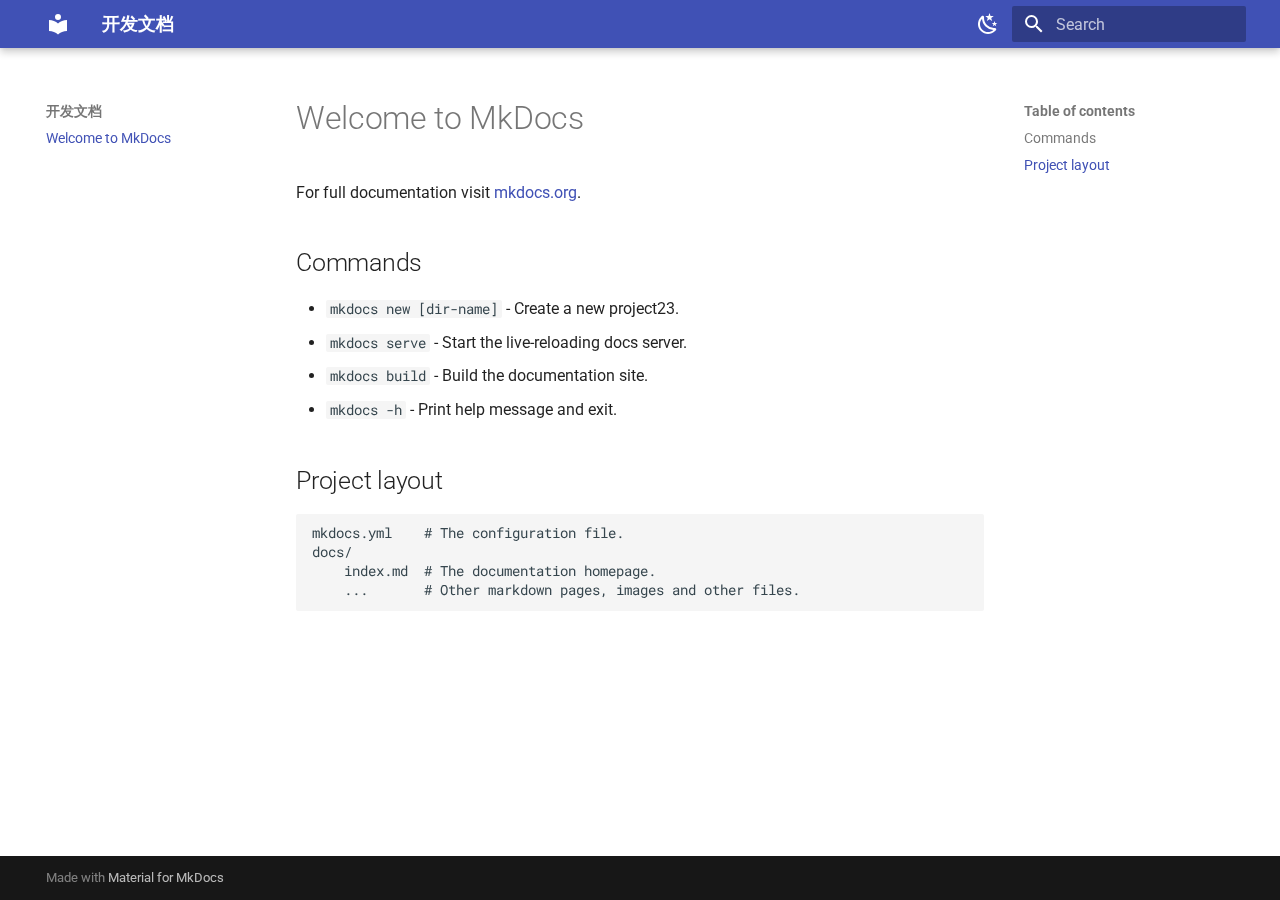
<file: index.html>
<!doctype html>
<html lang="en" class="no-js">
  <head>
    
      <meta charset="utf-8">
      <meta name="viewport" content="width=device-width,initial-scale=1">
      
      
      
      
      
      
      <link rel="icon" href="assets/images/favicon.png">
      <meta name="generator" content="mkdocs-1.6.1, mkdocs-material-9.6.22">
    
    
      
        <title>开发文档</title>
      
    
    
      <link rel="stylesheet" href="assets/stylesheets/main.84d31ad4.min.css">
      
        
        <link rel="stylesheet" href="assets/stylesheets/palette.06af60db.min.css">
      
      


    
    
      
    
    
      
        
        
        <link rel="preconnect" href="https://fonts.gstatic.com" crossorigin>
        <link rel="stylesheet" href="https://fonts.googleapis.com/css?family=Roboto:300,300i,400,400i,700,700i%7CRoboto+Mono:400,400i,700,700i&display=fallback">
        <style>:root{--md-text-font:"Roboto";--md-code-font:"Roboto Mono"}</style>
      
    
    
    <script>__md_scope=new URL(".",location),__md_hash=e=>[...e].reduce(((e,_)=>(e<<5)-e+_.charCodeAt(0)),0),__md_get=(e,_=localStorage,t=__md_scope)=>JSON.parse(_.getItem(t.pathname+"."+e)),__md_set=(e,_,t=localStorage,a=__md_scope)=>{try{t.setItem(a.pathname+"."+e,JSON.stringify(_))}catch(e){}}</script>
    
      

    
    
    
  </head>
  
  
    
    
      
    
    
    
    
    <body dir="ltr" data-md-color-scheme="default" data-md-color-primary="indigo" data-md-color-accent="indigo">
  
    
    <input class="md-toggle" data-md-toggle="drawer" type="checkbox" id="__drawer" autocomplete="off">
    <input class="md-toggle" data-md-toggle="search" type="checkbox" id="__search" autocomplete="off">
    <label class="md-overlay" for="__drawer"></label>
    <div data-md-component="skip">
      
        
        <a href="#welcome-to-mkdocs" class="md-skip">
          Skip to content
        </a>
      
    </div>
    <div data-md-component="announce">
      
    </div>
    
    
      

  

<header class="md-header md-header--shadow" data-md-component="header">
  <nav class="md-header__inner md-grid" aria-label="Header">
    <a href="." title="开发文档" class="md-header__button md-logo" aria-label="开发文档" data-md-component="logo">
      
  
  <svg xmlns="http://www.w3.org/2000/svg" viewBox="0 0 24 24"><path d="M12 8a3 3 0 0 0 3-3 3 3 0 0 0-3-3 3 3 0 0 0-3 3 3 3 0 0 0 3 3m0 3.54C9.64 9.35 6.5 8 3 8v11c3.5 0 6.64 1.35 9 3.54 2.36-2.19 5.5-3.54 9-3.54V8c-3.5 0-6.64 1.35-9 3.54"/></svg>

    </a>
    <label class="md-header__button md-icon" for="__drawer">
      
      <svg xmlns="http://www.w3.org/2000/svg" viewBox="0 0 24 24"><path d="M3 6h18v2H3zm0 5h18v2H3zm0 5h18v2H3z"/></svg>
    </label>
    <div class="md-header__title" data-md-component="header-title">
      <div class="md-header__ellipsis">
        <div class="md-header__topic">
          <span class="md-ellipsis">
            开发文档
          </span>
        </div>
        <div class="md-header__topic" data-md-component="header-topic">
          <span class="md-ellipsis">
            
              Welcome to MkDocs
            
          </span>
        </div>
      </div>
    </div>
    
      
        <form class="md-header__option" data-md-component="palette">
  
    
    
    
    <input class="md-option" data-md-color-media="" data-md-color-scheme="default" data-md-color-primary="indigo" data-md-color-accent="indigo"  aria-label="Switch to dark mode"  type="radio" name="__palette" id="__palette_0">
    
      <label class="md-header__button md-icon" title="Switch to dark mode" for="__palette_1" hidden>
        <svg xmlns="http://www.w3.org/2000/svg" viewBox="0 0 24 24"><path d="m17.75 4.09-2.53 1.94.91 3.06-2.63-1.81-2.63 1.81.91-3.06-2.53-1.94L12.44 4l1.06-3 1.06 3zm3.5 6.91-1.64 1.25.59 1.98-1.7-1.17-1.7 1.17.59-1.98L15.75 11l2.06-.05L18.5 9l.69 1.95zm-2.28 4.95c.83-.08 1.72 1.1 1.19 1.85-.32.45-.66.87-1.08 1.27C15.17 23 8.84 23 4.94 19.07c-3.91-3.9-3.91-10.24 0-14.14.4-.4.82-.76 1.27-1.08.75-.53 1.93.36 1.85 1.19-.27 2.86.69 5.83 2.89 8.02a9.96 9.96 0 0 0 8.02 2.89m-1.64 2.02a12.08 12.08 0 0 1-7.8-3.47c-2.17-2.19-3.33-5-3.49-7.82-2.81 3.14-2.7 7.96.31 10.98 3.02 3.01 7.84 3.12 10.98.31"/></svg>
      </label>
    
  
    
    
    
    <input class="md-option" data-md-color-media="" data-md-color-scheme="slate" data-md-color-primary="indigo" data-md-color-accent="indigo"  aria-label="Switch to light mode"  type="radio" name="__palette" id="__palette_1">
    
      <label class="md-header__button md-icon" title="Switch to light mode" for="__palette_0" hidden>
        <svg xmlns="http://www.w3.org/2000/svg" viewBox="0 0 24 24"><path d="M12 7a5 5 0 0 1 5 5 5 5 0 0 1-5 5 5 5 0 0 1-5-5 5 5 0 0 1 5-5m0 2a3 3 0 0 0-3 3 3 3 0 0 0 3 3 3 3 0 0 0 3-3 3 3 0 0 0-3-3m0-7 2.39 3.42C13.65 5.15 12.84 5 12 5s-1.65.15-2.39.42zM3.34 7l4.16-.35A7.2 7.2 0 0 0 5.94 8.5c-.44.74-.69 1.5-.83 2.29zm.02 10 1.76-3.77a7.131 7.131 0 0 0 2.38 4.14zM20.65 7l-1.77 3.79a7.02 7.02 0 0 0-2.38-4.15zm-.01 10-4.14.36c.59-.51 1.12-1.14 1.54-1.86.42-.73.69-1.5.83-2.29zM12 22l-2.41-3.44c.74.27 1.55.44 2.41.44.82 0 1.63-.17 2.37-.44z"/></svg>
      </label>
    
  
</form>
      
    
    
      <script>var palette=__md_get("__palette");if(palette&&palette.color){if("(prefers-color-scheme)"===palette.color.media){var media=matchMedia("(prefers-color-scheme: light)"),input=document.querySelector(media.matches?"[data-md-color-media='(prefers-color-scheme: light)']":"[data-md-color-media='(prefers-color-scheme: dark)']");palette.color.media=input.getAttribute("data-md-color-media"),palette.color.scheme=input.getAttribute("data-md-color-scheme"),palette.color.primary=input.getAttribute("data-md-color-primary"),palette.color.accent=input.getAttribute("data-md-color-accent")}for(var[key,value]of Object.entries(palette.color))document.body.setAttribute("data-md-color-"+key,value)}</script>
    
    
    
      
      
        <label class="md-header__button md-icon" for="__search">
          
          <svg xmlns="http://www.w3.org/2000/svg" viewBox="0 0 24 24"><path d="M9.5 3A6.5 6.5 0 0 1 16 9.5c0 1.61-.59 3.09-1.56 4.23l.27.27h.79l5 5-1.5 1.5-5-5v-.79l-.27-.27A6.52 6.52 0 0 1 9.5 16 6.5 6.5 0 0 1 3 9.5 6.5 6.5 0 0 1 9.5 3m0 2C7 5 5 7 5 9.5S7 14 9.5 14 14 12 14 9.5 12 5 9.5 5"/></svg>
        </label>
        <div class="md-search" data-md-component="search" role="dialog">
  <label class="md-search__overlay" for="__search"></label>
  <div class="md-search__inner" role="search">
    <form class="md-search__form" name="search">
      <input type="text" class="md-search__input" name="query" aria-label="Search" placeholder="Search" autocapitalize="off" autocorrect="off" autocomplete="off" spellcheck="false" data-md-component="search-query" required>
      <label class="md-search__icon md-icon" for="__search">
        
        <svg xmlns="http://www.w3.org/2000/svg" viewBox="0 0 24 24"><path d="M9.5 3A6.5 6.5 0 0 1 16 9.5c0 1.61-.59 3.09-1.56 4.23l.27.27h.79l5 5-1.5 1.5-5-5v-.79l-.27-.27A6.52 6.52 0 0 1 9.5 16 6.5 6.5 0 0 1 3 9.5 6.5 6.5 0 0 1 9.5 3m0 2C7 5 5 7 5 9.5S7 14 9.5 14 14 12 14 9.5 12 5 9.5 5"/></svg>
        
        <svg xmlns="http://www.w3.org/2000/svg" viewBox="0 0 24 24"><path d="M20 11v2H8l5.5 5.5-1.42 1.42L4.16 12l7.92-7.92L13.5 5.5 8 11z"/></svg>
      </label>
      <nav class="md-search__options" aria-label="Search">
        
        <button type="reset" class="md-search__icon md-icon" title="Clear" aria-label="Clear" tabindex="-1">
          
          <svg xmlns="http://www.w3.org/2000/svg" viewBox="0 0 24 24"><path d="M19 6.41 17.59 5 12 10.59 6.41 5 5 6.41 10.59 12 5 17.59 6.41 19 12 13.41 17.59 19 19 17.59 13.41 12z"/></svg>
        </button>
      </nav>
      
    </form>
    <div class="md-search__output">
      <div class="md-search__scrollwrap" tabindex="0" data-md-scrollfix>
        <div class="md-search-result" data-md-component="search-result">
          <div class="md-search-result__meta">
            Initializing search
          </div>
          <ol class="md-search-result__list" role="presentation"></ol>
        </div>
      </div>
    </div>
  </div>
</div>
      
    
    
  </nav>
  
</header>
    
    <div class="md-container" data-md-component="container">
      
      
        
          
        
      
      <main class="md-main" data-md-component="main">
        <div class="md-main__inner md-grid">
          
            
              
              <div class="md-sidebar md-sidebar--primary" data-md-component="sidebar" data-md-type="navigation" >
                <div class="md-sidebar__scrollwrap">
                  <div class="md-sidebar__inner">
                    



<nav class="md-nav md-nav--primary" aria-label="Navigation" data-md-level="0">
  <label class="md-nav__title" for="__drawer">
    <a href="." title="开发文档" class="md-nav__button md-logo" aria-label="开发文档" data-md-component="logo">
      
  
  <svg xmlns="http://www.w3.org/2000/svg" viewBox="0 0 24 24"><path d="M12 8a3 3 0 0 0 3-3 3 3 0 0 0-3-3 3 3 0 0 0-3 3 3 3 0 0 0 3 3m0 3.54C9.64 9.35 6.5 8 3 8v11c3.5 0 6.64 1.35 9 3.54 2.36-2.19 5.5-3.54 9-3.54V8c-3.5 0-6.64 1.35-9 3.54"/></svg>

    </a>
    开发文档
  </label>
  
  <ul class="md-nav__list" data-md-scrollfix>
    
      
      
  
  
    
  
  
  
    <li class="md-nav__item md-nav__item--active">
      
      <input class="md-nav__toggle md-toggle" type="checkbox" id="__toc">
      
      
        
      
      
        <label class="md-nav__link md-nav__link--active" for="__toc">
          
  
  
  <span class="md-ellipsis">
    Welcome to MkDocs
    
  </span>
  

          <span class="md-nav__icon md-icon"></span>
        </label>
      
      <a href="." class="md-nav__link md-nav__link--active">
        
  
  
  <span class="md-ellipsis">
    Welcome to MkDocs
    
  </span>
  

      </a>
      
        

<nav class="md-nav md-nav--secondary" aria-label="Table of contents">
  
  
  
    
  
  
    <label class="md-nav__title" for="__toc">
      <span class="md-nav__icon md-icon"></span>
      Table of contents
    </label>
    <ul class="md-nav__list" data-md-component="toc" data-md-scrollfix>
      
        <li class="md-nav__item">
  <a href="#commands" class="md-nav__link">
    <span class="md-ellipsis">
      Commands
    </span>
  </a>
  
</li>
      
        <li class="md-nav__item">
  <a href="#project-layout" class="md-nav__link">
    <span class="md-ellipsis">
      Project layout
    </span>
  </a>
  
</li>
      
    </ul>
  
</nav>
      
    </li>
  

    
  </ul>
</nav>
                  </div>
                </div>
              </div>
            
            
              
              <div class="md-sidebar md-sidebar--secondary" data-md-component="sidebar" data-md-type="toc" >
                <div class="md-sidebar__scrollwrap">
                  <div class="md-sidebar__inner">
                    

<nav class="md-nav md-nav--secondary" aria-label="Table of contents">
  
  
  
    
  
  
    <label class="md-nav__title" for="__toc">
      <span class="md-nav__icon md-icon"></span>
      Table of contents
    </label>
    <ul class="md-nav__list" data-md-component="toc" data-md-scrollfix>
      
        <li class="md-nav__item">
  <a href="#commands" class="md-nav__link">
    <span class="md-ellipsis">
      Commands
    </span>
  </a>
  
</li>
      
        <li class="md-nav__item">
  <a href="#project-layout" class="md-nav__link">
    <span class="md-ellipsis">
      Project layout
    </span>
  </a>
  
</li>
      
    </ul>
  
</nav>
                  </div>
                </div>
              </div>
            
          
          
            <div class="md-content" data-md-component="content">
              <article class="md-content__inner md-typeset">
                
                  



<h1 id="welcome-to-mkdocs">Welcome to MkDocs</h1>
<p>For full documentation visit <a href="https://www.mkdocs.org">mkdocs.org</a>.</p>
<h2 id="commands">Commands</h2>
<ul>
<li><code>mkdocs new [dir-name]</code> - Create a new project23.</li>
<li><code>mkdocs serve</code> - Start the live-reloading docs server.</li>
<li><code>mkdocs build</code> - Build the documentation site.</li>
<li><code>mkdocs -h</code> - Print help message and exit.</li>
</ul>
<h2 id="project-layout">Project layout</h2>
<pre><code>mkdocs.yml    # The configuration file.
docs/
    index.md  # The documentation homepage.
    ...       # Other markdown pages, images and other files.
</code></pre>












                
              </article>
            </div>
          
          
<script>var target=document.getElementById(location.hash.slice(1));target&&target.name&&(target.checked=target.name.startsWith("__tabbed_"))</script>
        </div>
        
      </main>
      
        <footer class="md-footer">
  
  <div class="md-footer-meta md-typeset">
    <div class="md-footer-meta__inner md-grid">
      <div class="md-copyright">
  
  
    Made with
    <a href="https://squidfunk.github.io/mkdocs-material/" target="_blank" rel="noopener">
      Material for MkDocs
    </a>
  
</div>
      
    </div>
  </div>
</footer>
      
    </div>
    <div class="md-dialog" data-md-component="dialog">
      <div class="md-dialog__inner md-typeset"></div>
    </div>
    
    
    
      
      <script id="__config" type="application/json">{"base": ".", "features": [], "search": "assets/javascripts/workers/search.973d3a69.min.js", "tags": null, "translations": {"clipboard.copied": "Copied to clipboard", "clipboard.copy": "Copy to clipboard", "search.result.more.one": "1 more on this page", "search.result.more.other": "# more on this page", "search.result.none": "No matching documents", "search.result.one": "1 matching document", "search.result.other": "# matching documents", "search.result.placeholder": "Type to start searching", "search.result.term.missing": "Missing", "select.version": "Select version"}, "version": null}</script>
    
    
      <script src="assets/javascripts/bundle.f55a23d4.min.js"></script>
      
    
  </body>
</html>
</file>
<file: assets/stylesheets/main.84d31ad4.min.css>
@charset "UTF-8";html{-webkit-text-size-adjust:none;-moz-text-size-adjust:none;text-size-adjust:none;box-sizing:border-box}*,:after,:before{box-sizing:inherit}@media (prefers-reduced-motion){*,:after,:before{transition:none!important}}body{margin:0}a,button,input,label{-webkit-tap-highlight-color:transparent}a{color:inherit;text-decoration:none}hr{border:0;box-sizing:initial;display:block;height:.05rem;overflow:visible;padding:0}small{font-size:80%}sub,sup{line-height:1em}img{border-style:none}table{border-collapse:initial;border-spacing:0}td,th{font-weight:400;vertical-align:top}button{background:#0000;border:0;font-family:inherit;font-size:inherit;margin:0;padding:0}input{border:0;outline:none}:root{--md-primary-fg-color:#4051b5;--md-primary-fg-color--light:#5d6cc0;--md-primary-fg-color--dark:#303fa1;--md-primary-bg-color:#fff;--md-primary-bg-color--light:#ffffffb3;--md-accent-fg-color:#526cfe;--md-accent-fg-color--transparent:#526cfe1a;--md-accent-bg-color:#fff;--md-accent-bg-color--light:#ffffffb3}[data-md-color-scheme=default]{color-scheme:light}[data-md-color-scheme=default] img[src$="#gh-dark-mode-only"],[data-md-color-scheme=default] img[src$="#only-dark"]{display:none}:root,[data-md-color-scheme=default]{--md-hue:225deg;--md-default-fg-color:#000000de;--md-default-fg-color--light:#0000008a;--md-default-fg-color--lighter:#00000052;--md-default-fg-color--lightest:#00000012;--md-default-bg-color:#fff;--md-default-bg-color--light:#ffffffb3;--md-default-bg-color--lighter:#ffffff4d;--md-default-bg-color--lightest:#ffffff1f;--md-code-fg-color:#36464e;--md-code-bg-color:#f5f5f5;--md-code-hl-color:#4287ff;--md-code-hl-color--light:#4287ff1a;--md-code-hl-number-color:#d52a2a;--md-code-hl-special-color:#db1457;--md-code-hl-function-color:#a846b9;--md-code-hl-constant-color:#6e59d9;--md-code-hl-keyword-color:#3f6ec6;--md-code-hl-string-color:#1c7d4d;--md-code-hl-name-color:var(--md-code-fg-color);--md-code-hl-operator-color:var(--md-default-fg-color--light);--md-code-hl-punctuation-color:var(--md-default-fg-color--light);--md-code-hl-comment-color:var(--md-default-fg-color--light);--md-code-hl-generic-color:var(--md-default-fg-color--light);--md-code-hl-variable-color:var(--md-default-fg-color--light);--md-typeset-color:var(--md-default-fg-color);--md-typeset-a-color:var(--md-primary-fg-color);--md-typeset-del-color:#f5503d26;--md-typeset-ins-color:#0bd57026;--md-typeset-kbd-color:#fafafa;--md-typeset-kbd-accent-color:#fff;--md-typeset-kbd-border-color:#b8b8b8;--md-typeset-mark-color:#ffff0080;--md-typeset-table-color:#0000001f;--md-typeset-table-color--light:rgba(0,0,0,.035);--md-admonition-fg-color:var(--md-default-fg-color);--md-admonition-bg-color:var(--md-default-bg-color);--md-warning-fg-color:#000000de;--md-warning-bg-color:#ff9;--md-footer-fg-color:#fff;--md-footer-fg-color--light:#ffffffb3;--md-footer-fg-color--lighter:#ffffff73;--md-footer-bg-color:#000000de;--md-footer-bg-color--dark:#00000052;--md-shadow-z1:0 0.2rem 0.5rem #0000000d,0 0 0.05rem #0000001a;--md-shadow-z2:0 0.2rem 0.5rem #0000001a,0 0 0.05rem #00000040;--md-shadow-z3:0 0.2rem 0.5rem #0003,0 0 0.05rem #00000059}.md-icon svg{fill:currentcolor;display:block;height:1.2rem;width:1.2rem}body{-webkit-font-smoothing:antialiased;-moz-osx-font-smoothing:grayscale;--md-text-font-family:var(--md-text-font,_),-apple-system,BlinkMacSystemFont,Helvetica,Arial,sans-serif;--md-code-font-family:var(--md-code-font,_),SFMono-Regular,Consolas,Menlo,monospace}aside,body,input{font-feature-settings:"kern","liga";color:var(--md-typeset-color);font-family:var(--md-text-font-family)}code,kbd,pre{font-feature-settings:"kern";font-family:var(--md-code-font-family)}:root{--md-typeset-table-sort-icon:url('data:image/svg+xml;charset=utf-8,<svg xmlns="http://www.w3.org/2000/svg" viewBox="0 0 24 24"><path d="m18 21-4-4h3V7h-3l4-4 4 4h-3v10h3M2 19v-2h10v2M2 13v-2h7v2M2 7V5h4v2z"/></svg>');--md-typeset-table-sort-icon--asc:url('data:image/svg+xml;charset=utf-8,<svg xmlns="http://www.w3.org/2000/svg" viewBox="0 0 24 24"><path d="M19 17h3l-4 4-4-4h3V3h2M2 17h10v2H2M6 5v2H2V5m0 6h7v2H2z"/></svg>');--md-typeset-table-sort-icon--desc:url('data:image/svg+xml;charset=utf-8,<svg xmlns="http://www.w3.org/2000/svg" viewBox="0 0 24 24"><path d="M19 7h3l-4-4-4 4h3v14h2M2 17h10v2H2M6 5v2H2V5m0 6h7v2H2z"/></svg>')}.md-typeset{-webkit-print-color-adjust:exact;color-adjust:exact;font-size:.8rem;line-height:1.6;overflow-wrap:break-word}@media print{.md-typeset{font-size:.68rem}}.md-typeset blockquote,.md-typeset dl,.md-typeset figure,.md-typeset ol,.md-typeset pre,.md-typeset ul{margin-bottom:1em;margin-top:1em}.md-typeset h1{color:var(--md-default-fg-color--light);font-size:2em;line-height:1.3;margin:0 0 1.25em}.md-typeset h1,.md-typeset h2{font-weight:300;letter-spacing:-.01em}.md-typeset h2{font-size:1.5625em;line-height:1.4;margin:1.6em 0 .64em}.md-typeset h3{font-size:1.25em;font-weight:400;letter-spacing:-.01em;line-height:1.5;margin:1.6em 0 .8em}.md-typeset h2+h3{margin-top:.8em}.md-typeset h4{font-weight:700;letter-spacing:-.01em;margin:1em 0}.md-typeset h5,.md-typeset h6{color:var(--md-default-fg-color--light);font-size:.8em;font-weight:700;letter-spacing:-.01em;margin:1.25em 0}.md-typeset h5{text-transform:uppercase}.md-typeset h5 code{text-transform:none}.md-typeset hr{border-bottom:.05rem solid var(--md-default-fg-color--lightest);display:flow-root;margin:1.5em 0}.md-typeset a{color:var(--md-typeset-a-color);word-break:break-word}.md-typeset a,.md-typeset a:before{transition:color 125ms}.md-typeset a:focus,.md-typeset a:hover{color:var(--md-accent-fg-color)}.md-typeset a:focus code,.md-typeset a:hover code{background-color:var(--md-accent-fg-color--transparent)}.md-typeset a code{color:currentcolor;transition:background-color 125ms}.md-typeset a.focus-visible{outline-color:var(--md-accent-fg-color);outline-offset:.2rem}.md-typeset code,.md-typeset kbd,.md-typeset pre{color:var(--md-code-fg-color);direction:ltr;font-variant-ligatures:none}@media print{.md-typeset code,.md-typeset kbd,.md-typeset pre{white-space:pre-wrap}}.md-typeset code{background-color:var(--md-code-bg-color);border-radius:.1rem;-webkit-box-decoration-break:clone;box-decoration-break:clone;font-size:.85em;padding:0 .2941176471em;word-break:break-word}.md-typeset code:not(.focus-visible){-webkit-tap-highlight-color:transparent;outline:none}.md-typeset pre{display:flow-root;line-height:1.4;position:relative}.md-typeset pre>code{-webkit-box-decoration-break:slice;box-decoration-break:slice;box-shadow:none;display:block;margin:0;outline-color:var(--md-accent-fg-color);overflow:auto;padding:.7720588235em 1.1764705882em;scrollbar-color:var(--md-default-fg-color--lighter) #0000;scrollbar-width:thin;touch-action:auto;word-break:normal}.md-typeset pre>code:hover{scrollbar-color:var(--md-accent-fg-color) #0000}.md-typeset pre>code::-webkit-scrollbar{height:.2rem;width:.2rem}.md-typeset pre>code::-webkit-scrollbar-thumb{background-color:var(--md-default-fg-color--lighter)}.md-typeset pre>code::-webkit-scrollbar-thumb:hover{background-color:var(--md-accent-fg-color)}.md-typeset kbd{background-color:var(--md-typeset-kbd-color);border-radius:.1rem;box-shadow:0 .1rem 0 .05rem var(--md-typeset-kbd-border-color),0 .1rem 0 var(--md-typeset-kbd-border-color),0 -.1rem .2rem var(--md-typeset-kbd-accent-color) inset;color:var(--md-default-fg-color);display:inline-block;font-size:.75em;padding:0 .6666666667em;vertical-align:text-top;word-break:break-word}.md-typeset mark{background-color:var(--md-typeset-mark-color);-webkit-box-decoration-break:clone;box-decoration-break:clone;color:inherit;word-break:break-word}.md-typeset abbr{border-bottom:.05rem dotted var(--md-default-fg-color--light);cursor:help;text-decoration:none}.md-typeset small{opacity:.75}[dir=ltr] .md-typeset sub,[dir=ltr] .md-typeset sup{margin-left:.078125em}[dir=rtl] .md-typeset sub,[dir=rtl] .md-typeset sup{margin-right:.078125em}[dir=ltr] .md-typeset blockquote{padding-left:.6rem}[dir=rtl] .md-typeset blockquote{padding-right:.6rem}[dir=ltr] .md-typeset blockquote{border-left:.2rem solid var(--md-default-fg-color--lighter)}[dir=rtl] .md-typeset blockquote{border-right:.2rem solid var(--md-default-fg-color--lighter)}.md-typeset blockquote{color:var(--md-default-fg-color--light);margin-left:0;margin-right:0}.md-typeset ul{list-style-type:disc}.md-typeset ul[type]{list-style-type:revert-layer}[dir=ltr] .md-typeset ol,[dir=ltr] .md-typeset ul{margin-left:.625em}[dir=rtl] .md-typeset ol,[dir=rtl] .md-typeset ul{margin-right:.625em}.md-typeset ol,.md-typeset ul{padding:0}.md-typeset ol:not([hidden]),.md-typeset ul:not([hidden]){display:flow-root}.md-typeset ol ol,.md-typeset ul ol{list-style-type:lower-alpha}.md-typeset ol ol ol,.md-typeset ul ol ol{list-style-type:lower-roman}.md-typeset ol ol ol ol,.md-typeset ul ol ol ol{list-style-type:upper-alpha}.md-typeset ol ol ol ol ol,.md-typeset ul ol ol ol ol{list-style-type:upper-roman}.md-typeset ol[type],.md-typeset ul[type]{list-style-type:revert-layer}[dir=ltr] .md-typeset ol li,[dir=ltr] .md-typeset ul li{margin-left:1.25em}[dir=rtl] .md-typeset ol li,[dir=rtl] .md-typeset ul li{margin-right:1.25em}.md-typeset ol li,.md-typeset ul li{margin-bottom:.5em}.md-typeset ol li blockquote,.md-typeset ol li p,.md-typeset ul li blockquote,.md-typeset ul li p{margin:.5em 0}.md-typeset ol li:last-child,.md-typeset ul li:last-child{margin-bottom:0}[dir=ltr] .md-typeset ol li ol,[dir=ltr] .md-typeset ol li ul,[dir=ltr] .md-typeset ul li ol,[dir=ltr] .md-typeset ul li ul{margin-left:.625em}[dir=rtl] .md-typeset ol li ol,[dir=rtl] .md-typeset ol li ul,[dir=rtl] .md-typeset ul li ol,[dir=rtl] .md-typeset ul li ul{margin-right:.625em}.md-typeset ol li ol,.md-typeset ol li ul,.md-typeset ul li ol,.md-typeset ul li ul{margin-bottom:.5em;margin-top:.5em}[dir=ltr] .md-typeset dd{margin-left:1.875em}[dir=rtl] .md-typeset dd{margin-right:1.875em}.md-typeset dd{margin-bottom:1.5em;margin-top:1em}.md-typeset img,.md-typeset svg,.md-typeset video{height:auto;max-width:100%}.md-typeset img[align=left]{margin:1em 1em 1em 0}.md-typeset img[align=right]{margin:1em 0 1em 1em}.md-typeset img[align]:only-child{margin-top:0}.md-typeset figure{display:flow-root;margin:1em auto;max-width:100%;text-align:center;width:fit-content}.md-typeset figure img{display:block;margin:0 auto}.md-typeset figcaption{font-style:italic;margin:1em auto;max-width:24rem}.md-typeset iframe{max-width:100%}.md-typeset table:not([class]){background-color:var(--md-default-bg-color);border:.05rem solid var(--md-typeset-table-color);border-radius:.1rem;display:inline-block;font-size:.64rem;max-width:100%;overflow:auto;touch-action:auto}@media print{.md-typeset table:not([class]){display:table}}.md-typeset table:not([class])+*{margin-top:1.5em}.md-typeset table:not([class]) td>:first-child,.md-typeset table:not([class]) th>:first-child{margin-top:0}.md-typeset table:not([class]) td>:last-child,.md-typeset table:not([class]) th>:last-child{margin-bottom:0}.md-typeset table:not([class]) td:not([align]),.md-typeset table:not([class]) th:not([align]){text-align:left}[dir=rtl] .md-typeset table:not([class]) td:not([align]),[dir=rtl] .md-typeset table:not([class]) th:not([align]){text-align:right}.md-typeset table:not([class]) th{font-weight:700;min-width:5rem;padding:.9375em 1.25em;vertical-align:top}.md-typeset table:not([class]) td{border-top:.05rem solid var(--md-typeset-table-color);padding:.9375em 1.25em;vertical-align:top}.md-typeset table:not([class]) tbody tr{transition:background-color 125ms}.md-typeset table:not([class]) tbody tr:hover{background-color:var(--md-typeset-table-color--light);box-shadow:0 .05rem 0 var(--md-default-bg-color) inset}.md-typeset table:not([class]) a{word-break:normal}.md-typeset table th[role=columnheader]{cursor:pointer}[dir=ltr] .md-typeset table th[role=columnheader]:after{margin-left:.5em}[dir=rtl] .md-typeset table th[role=columnheader]:after{margin-right:.5em}.md-typeset table th[role=columnheader]:after{content:"";display:inline-block;height:1.2em;-webkit-mask-image:var(--md-typeset-table-sort-icon);mask-image:var(--md-typeset-table-sort-icon);-webkit-mask-repeat:no-repeat;mask-repeat:no-repeat;-webkit-mask-size:contain;mask-size:contain;transition:background-color 125ms;vertical-align:text-bottom;width:1.2em}.md-typeset table th[role=columnheader]:hover:after{background-color:var(--md-default-fg-color--lighter)}.md-typeset table th[role=columnheader][aria-sort=ascending]:after{background-color:var(--md-default-fg-color--light);-webkit-mask-image:var(--md-typeset-table-sort-icon--asc);mask-image:var(--md-typeset-table-sort-icon--asc)}.md-typeset table th[role=columnheader][aria-sort=descending]:after{background-color:var(--md-default-fg-color--light);-webkit-mask-image:var(--md-typeset-table-sort-icon--desc);mask-image:var(--md-typeset-table-sort-icon--desc)}.md-typeset__scrollwrap{margin:1em -.8rem;overflow-x:auto;touch-action:auto}.md-typeset__table{display:inline-block;margin-bottom:.5em;padding:0 .8rem}@media print{.md-typeset__table{display:block}}html .md-typeset__table table{display:table;margin:0;overflow:hidden;width:100%}@media screen and (max-width:44.984375em){.md-content__inner>pre{margin:1em -.8rem}.md-content__inner>pre code{border-radius:0}}.md-typeset .md-author{border-radius:100%;display:block;flex-shrink:0;height:1.6rem;overflow:hidden;position:relative;transition:color 125ms,transform 125ms;width:1.6rem}.md-typeset .md-author img{display:block}.md-typeset .md-author--more{background:var(--md-default-fg-color--lightest);color:var(--md-default-fg-color--lighter);font-size:.6rem;font-weight:700;line-height:1.6rem;text-align:center}.md-typeset .md-author--long{height:2.4rem;width:2.4rem}.md-typeset a.md-author{transform:scale(1)}.md-typeset a.md-author img{border-radius:100%;filter:grayscale(100%) opacity(75%);transition:filter 125ms}.md-typeset a.md-author:focus,.md-typeset a.md-author:hover{transform:scale(1.1);z-index:1}.md-typeset a.md-author:focus img,.md-typeset a.md-author:hover img{filter:grayscale(0)}.md-banner{background-color:var(--md-footer-bg-color);color:var(--md-footer-fg-color);overflow:auto}@media print{.md-banner{display:none}}.md-banner--warning{background-color:var(--md-warning-bg-color);color:var(--md-warning-fg-color)}.md-banner__inner{font-size:.7rem;margin:.6rem auto;padding:0 .8rem}[dir=ltr] .md-banner__button{float:right}[dir=rtl] .md-banner__button{float:left}.md-banner__button{color:inherit;cursor:pointer;transition:opacity .25s}.no-js .md-banner__button{display:none}.md-banner__button:hover{opacity:.7}html{font-size:125%;height:100%;overflow-x:hidden}@media screen and (min-width:100em){html{font-size:137.5%}}@media screen and (min-width:125em){html{font-size:150%}}body{background-color:var(--md-default-bg-color);display:flex;flex-direction:column;font-size:.5rem;min-height:100%;position:relative;width:100%}@media print{body{display:block}}@media screen and (max-width:59.984375em){body[data-md-scrolllock]{position:fixed}}.md-grid{margin-left:auto;margin-right:auto;max-width:61rem}.md-container{display:flex;flex-direction:column;flex-grow:1}@media print{.md-container{display:block}}.md-main{flex-grow:1}.md-main__inner{display:flex;height:100%;margin-top:1.5rem}.md-ellipsis{overflow:hidden;text-overflow:ellipsis}.md-toggle{display:none}.md-option{height:0;opacity:0;position:absolute;width:0}.md-option:checked+label:not([hidden]){display:block}.md-option.focus-visible+label{outline-color:var(--md-accent-fg-color);outline-style:auto}.md-skip{background-color:var(--md-default-fg-color);border-radius:.1rem;color:var(--md-default-bg-color);font-size:.64rem;margin:.5rem;opacity:0;outline-color:var(--md-accent-fg-color);padding:.3rem .5rem;position:fixed;transform:translateY(.4rem);z-index:-1}.md-skip:focus{opacity:1;transform:translateY(0);transition:transform .25s cubic-bezier(.4,0,.2,1),opacity 175ms 75ms;z-index:10}@page{margin:25mm}:root{--md-clipboard-icon:url('data:image/svg+xml;charset=utf-8,<svg xmlns="http://www.w3.org/2000/svg" viewBox="0 0 24 24"><path d="M19 21H8V7h11m0-2H8a2 2 0 0 0-2 2v14a2 2 0 0 0 2 2h11a2 2 0 0 0 2-2V7a2 2 0 0 0-2-2m-3-4H4a2 2 0 0 0-2 2v14h2V3h12z"/></svg>')}.md-clipboard{border-radius:.1rem;color:var(--md-default-fg-color--lightest);cursor:pointer;height:1.5em;outline-color:var(--md-accent-fg-color);outline-offset:.1rem;position:absolute;right:.5em;top:.5em;transition:color .25s;width:1.5em;z-index:1}@media print{.md-clipboard{display:none}}.md-clipboard:not(.focus-visible){-webkit-tap-highlight-color:transparent;outline:none}:hover>.md-clipboard{color:var(--md-default-fg-color--light)}.md-clipboard:focus,.md-clipboard:hover{color:var(--md-accent-fg-color)}.md-clipboard:after{background-color:currentcolor;content:"";display:block;height:1.125em;margin:0 auto;-webkit-mask-image:var(--md-clipboard-icon);mask-image:var(--md-clipboard-icon);-webkit-mask-position:center;mask-position:center;-webkit-mask-repeat:no-repeat;mask-repeat:no-repeat;-webkit-mask-size:contain;mask-size:contain;width:1.125em}.md-clipboard--inline{cursor:pointer}.md-clipboard--inline code{transition:color .25s,background-color .25s}.md-clipboard--inline:focus code,.md-clipboard--inline:hover code{background-color:var(--md-accent-fg-color--transparent);color:var(--md-accent-fg-color)}.md-typeset .md-code__content{display:grid}@keyframes consent{0%{opacity:0;transform:translateY(100%)}to{opacity:1;transform:translateY(0)}}@keyframes overlay{0%{opacity:0}to{opacity:1}}.md-consent__overlay{animation:overlay .25s both;-webkit-backdrop-filter:blur(.1rem);backdrop-filter:blur(.1rem);background-color:#0000008a;height:100%;opacity:1;position:fixed;top:0;width:100%;z-index:5}.md-consent__inner{animation:consent .5s cubic-bezier(.1,.7,.1,1) both;background-color:var(--md-default-bg-color);border:0;border-radius:.1rem;bottom:0;box-shadow:0 0 .2rem #0000001a,0 .2rem .4rem #0003;max-height:100%;overflow:auto;padding:0;position:fixed;width:100%;z-index:5}.md-consent__form{padding:.8rem}.md-consent__settings{display:none;margin:1em 0}input:checked+.md-consent__settings{display:block}.md-consent__controls{margin-bottom:.8rem}.md-typeset .md-consent__controls .md-button{display:inline}@media screen and (max-width:44.984375em){.md-typeset .md-consent__controls .md-button{display:block;margin-top:.4rem;text-align:center;width:100%}}.md-consent label{cursor:pointer}.md-content{flex-grow:1;min-width:0}.md-content__inner{margin:0 .8rem 1.2rem;padding-top:.6rem}@media screen and (min-width:76.25em){[dir=ltr] .md-sidebar--primary:not([hidden])~.md-content>.md-content__inner{margin-left:1.2rem}[dir=ltr] .md-sidebar--secondary:not([hidden])~.md-content>.md-content__inner,[dir=rtl] .md-sidebar--primary:not([hidden])~.md-content>.md-content__inner{margin-right:1.2rem}[dir=rtl] .md-sidebar--secondary:not([hidden])~.md-content>.md-content__inner{margin-left:1.2rem}}.md-content__inner:before{content:"";display:block;height:.4rem}.md-content__inner>:last-child{margin-bottom:0}[dir=ltr] .md-content__button{float:right}[dir=rtl] .md-content__button{float:left}[dir=ltr] .md-content__button{margin-left:.4rem}[dir=rtl] .md-content__button{margin-right:.4rem}.md-content__button{margin:.4rem 0;padding:0}@media print{.md-content__button{display:none}}.md-typeset .md-content__button{color:var(--md-default-fg-color--lighter)}.md-content__button svg{display:inline;vertical-align:top}[dir=rtl] .md-content__button svg{transform:scaleX(-1)}[dir=ltr] .md-dialog{right:.8rem}[dir=rtl] .md-dialog{left:.8rem}.md-dialog{background-color:var(--md-default-fg-color);border-radius:.1rem;bottom:.8rem;box-shadow:var(--md-shadow-z3);min-width:11.1rem;opacity:0;padding:.4rem .6rem;pointer-events:none;position:fixed;transform:translateY(100%);transition:transform 0ms .4s,opacity .4s;z-index:4}@media print{.md-dialog{display:none}}.md-dialog--active{opacity:1;pointer-events:auto;transform:translateY(0);transition:transform .4s cubic-bezier(.075,.85,.175,1),opacity .4s}.md-dialog__inner{color:var(--md-default-bg-color);font-size:.7rem}.md-feedback{margin:2em 0 1em;text-align:center}.md-feedback fieldset{border:none;margin:0;padding:0}.md-feedback__title{font-weight:700;margin:1em auto}.md-feedback__inner{position:relative}.md-feedback__list{display:flex;flex-wrap:wrap;place-content:baseline center;position:relative}.md-feedback__list:hover .md-icon:not(:disabled){color:var(--md-default-fg-color--lighter)}:disabled .md-feedback__list{min-height:1.8rem}.md-feedback__icon{color:var(--md-default-fg-color--light);cursor:pointer;flex-shrink:0;margin:0 .1rem;transition:color 125ms}.md-feedback__icon:not(:disabled).md-icon:hover{color:var(--md-accent-fg-color)}.md-feedback__icon:disabled{color:var(--md-default-fg-color--lightest);pointer-events:none}.md-feedback__note{opacity:0;position:relative;transform:translateY(.4rem);transition:transform .4s cubic-bezier(.1,.7,.1,1),opacity .15s}.md-feedback__note>*{margin:0 auto;max-width:16rem}:disabled .md-feedback__note{opacity:1;transform:translateY(0)}@media print{.md-feedback{display:none}}.md-footer{background-color:var(--md-footer-bg-color);color:var(--md-footer-fg-color)}@media print{.md-footer{display:none}}.md-footer__inner{justify-content:space-between;overflow:auto;padding:.2rem}.md-footer__inner:not([hidden]){display:flex}.md-footer__link{align-items:end;display:flex;flex-grow:0.01;margin-bottom:.4rem;margin-top:1rem;max-width:100%;outline-color:var(--md-accent-fg-color);overflow:hidden;transition:opacity .25s}.md-footer__link:focus,.md-footer__link:hover{opacity:.7}[dir=rtl] .md-footer__link svg{transform:scaleX(-1)}@media screen and (max-width:44.984375em){.md-footer__link--prev{flex-shrink:0}.md-footer__link--prev .md-footer__title{display:none}}[dir=ltr] .md-footer__link--next{margin-left:auto}[dir=rtl] .md-footer__link--next{margin-right:auto}.md-footer__link--next{text-align:right}[dir=rtl] .md-footer__link--next{text-align:left}.md-footer__title{flex-grow:1;font-size:.9rem;margin-bottom:.7rem;max-width:calc(100% - 2.4rem);padding:0 1rem;white-space:nowrap}.md-footer__button{margin:.2rem;padding:.4rem}.md-footer__direction{font-size:.64rem;opacity:.7}.md-footer-meta{background-color:var(--md-footer-bg-color--dark)}.md-footer-meta__inner{display:flex;flex-wrap:wrap;justify-content:space-between;padding:.2rem}html .md-footer-meta.md-typeset a{color:var(--md-footer-fg-color--light)}html .md-footer-meta.md-typeset a:focus,html .md-footer-meta.md-typeset a:hover{color:var(--md-footer-fg-color)}.md-copyright{color:var(--md-footer-fg-color--lighter);font-size:.64rem;margin:auto .6rem;padding:.4rem 0;width:100%}@media screen and (min-width:45em){.md-copyright{width:auto}}.md-copyright__highlight{color:var(--md-footer-fg-color--light)}.md-social{display:inline-flex;gap:.2rem;margin:0 .4rem;padding:.2rem 0 .6rem}@media screen and (min-width:45em){.md-social{padding:.6rem 0}}.md-social__link{display:inline-block;height:1.6rem;text-align:center;width:1.6rem}.md-social__link:before{line-height:1.9}.md-social__link svg{fill:currentcolor;max-height:.8rem;vertical-align:-25%}.md-typeset .md-button{border:.1rem solid;border-radius:.1rem;color:var(--md-primary-fg-color);cursor:pointer;display:inline-block;font-weight:700;padding:.625em 2em;transition:color 125ms,background-color 125ms,border-color 125ms}.md-typeset .md-button--primary{background-color:var(--md-primary-fg-color);border-color:var(--md-primary-fg-color);color:var(--md-primary-bg-color)}.md-typeset .md-button:focus,.md-typeset .md-button:hover{background-color:var(--md-accent-fg-color);border-color:var(--md-accent-fg-color);color:var(--md-accent-bg-color)}[dir=ltr] .md-typeset .md-input{border-top-left-radius:.1rem}[dir=ltr] .md-typeset .md-input,[dir=rtl] .md-typeset .md-input{border-top-right-radius:.1rem}[dir=rtl] .md-typeset .md-input{border-top-left-radius:.1rem}.md-typeset .md-input{border-bottom:.1rem solid var(--md-default-fg-color--lighter);box-shadow:var(--md-shadow-z1);font-size:.8rem;height:1.8rem;padding:0 .6rem;transition:border .25s,box-shadow .25s}.md-typeset .md-input:focus,.md-typeset .md-input:hover{border-bottom-color:var(--md-accent-fg-color);box-shadow:var(--md-shadow-z2)}.md-typeset .md-input--stretch{width:100%}.md-header{background-color:var(--md-primary-fg-color);box-shadow:0 0 .2rem #0000,0 .2rem .4rem #0000;color:var(--md-primary-bg-color);display:block;left:0;position:sticky;right:0;top:0;z-index:4}@media print{.md-header{display:none}}.md-header[hidden]{transform:translateY(-100%);transition:transform .25s cubic-bezier(.8,0,.6,1),box-shadow .25s}.md-header--shadow{box-shadow:0 0 .2rem #0000001a,0 .2rem .4rem #0003;transition:transform .25s cubic-bezier(.1,.7,.1,1),box-shadow .25s}.md-header__inner{align-items:center;display:flex;padding:0 .2rem}.md-header__button{color:currentcolor;cursor:pointer;margin:.2rem;outline-color:var(--md-accent-fg-color);padding:.4rem;position:relative;transition:opacity .25s;vertical-align:middle;z-index:1}.md-header__button:hover{opacity:.7}.md-header__button:not([hidden]){display:inline-block}.md-header__button:not(.focus-visible){-webkit-tap-highlight-color:transparent;outline:none}.md-header__button.md-logo{margin:.2rem;padding:.4rem}@media screen and (max-width:76.234375em){.md-header__button.md-logo{display:none}}.md-header__button.md-logo img,.md-header__button.md-logo svg{fill:currentcolor;display:block;height:1.2rem;width:auto}@media screen and (min-width:60em){.md-header__button[for=__search]{display:none}}.no-js .md-header__button[for=__search]{display:none}[dir=rtl] .md-header__button[for=__search] svg{transform:scaleX(-1)}@media screen and (min-width:76.25em){.md-header__button[for=__drawer]{display:none}}.md-header__topic{display:flex;max-width:100%;position:absolute;transition:transform .4s cubic-bezier(.1,.7,.1,1),opacity .15s;white-space:nowrap}.md-header__topic+.md-header__topic{opacity:0;pointer-events:none;transform:translateX(1.25rem);transition:transform .4s cubic-bezier(1,.7,.1,.1),opacity .15s;z-index:-1}[dir=rtl] .md-header__topic+.md-header__topic{transform:translateX(-1.25rem)}.md-header__topic:first-child{font-weight:700}[dir=ltr] .md-header__title{margin-left:1rem;margin-right:.4rem}[dir=rtl] .md-header__title{margin-left:.4rem;margin-right:1rem}.md-header__title{flex-grow:1;font-size:.9rem;height:2.4rem;line-height:2.4rem}.md-header__title--active .md-header__topic{opacity:0;pointer-events:none;transform:translateX(-1.25rem);transition:transform .4s cubic-bezier(1,.7,.1,.1),opacity .15s;z-index:-1}[dir=rtl] .md-header__title--active .md-header__topic{transform:translateX(1.25rem)}.md-header__title--active .md-header__topic+.md-header__topic{opacity:1;pointer-events:auto;transform:translateX(0);transition:transform .4s cubic-bezier(.1,.7,.1,1),opacity .15s;z-index:0}.md-header__title>.md-header__ellipsis{height:100%;position:relative;width:100%}.md-header__option{display:flex;flex-shrink:0;max-width:100%;transition:max-width 0ms .25s,opacity .25s .25s;white-space:nowrap}[data-md-toggle=search]:checked~.md-header .md-header__option{max-width:0;opacity:0;transition:max-width 0ms,opacity 0ms}.md-header__option>input{bottom:0}.md-header__source{display:none}@media screen and (min-width:60em){[dir=ltr] .md-header__source{margin-left:1rem}[dir=rtl] .md-header__source{margin-right:1rem}.md-header__source{display:block;max-width:11.7rem;width:11.7rem}}@media screen and (min-width:76.25em){[dir=ltr] .md-header__source{margin-left:1.4rem}[dir=rtl] .md-header__source{margin-right:1.4rem}}.md-meta{color:var(--md-default-fg-color--light);font-size:.7rem;line-height:1.3}.md-meta__list{display:inline-flex;flex-wrap:wrap;list-style:none;margin:0;padding:0}.md-meta__item:not(:last-child):after{content:"·";margin-left:.2rem;margin-right:.2rem}.md-meta__link{color:var(--md-typeset-a-color)}.md-meta__link:focus,.md-meta__link:hover{color:var(--md-accent-fg-color)}.md-draft{background-color:#ff1744;border-radius:.125em;color:#fff;display:inline-block;font-weight:700;padding-left:.5714285714em;padding-right:.5714285714em}:root{--md-nav-icon--prev:url('data:image/svg+xml;charset=utf-8,<svg xmlns="http://www.w3.org/2000/svg" viewBox="0 0 24 24"><path d="M20 11v2H8l5.5 5.5-1.42 1.42L4.16 12l7.92-7.92L13.5 5.5 8 11z"/></svg>');--md-nav-icon--next:url('data:image/svg+xml;charset=utf-8,<svg xmlns="http://www.w3.org/2000/svg" viewBox="0 0 24 24"><path d="M8.59 16.58 13.17 12 8.59 7.41 10 6l6 6-6 6z"/></svg>');--md-toc-icon:url('data:image/svg+xml;charset=utf-8,<svg xmlns="http://www.w3.org/2000/svg" viewBox="0 0 24 24"><path d="M3 9h14V7H3zm0 4h14v-2H3zm0 4h14v-2H3zm16 0h2v-2h-2zm0-10v2h2V7zm0 6h2v-2h-2z"/></svg>')}.md-nav{font-size:.7rem;line-height:1.3}.md-nav__title{color:var(--md-default-fg-color--light);display:block;font-weight:700;overflow:hidden;padding:0 .6rem;text-overflow:ellipsis}.md-nav__title .md-nav__button{display:none}.md-nav__title .md-nav__button img{height:100%;width:auto}.md-nav__title .md-nav__button.md-logo img,.md-nav__title .md-nav__button.md-logo svg{fill:currentcolor;display:block;height:2.4rem;max-width:100%;object-fit:contain;width:auto}.md-nav__list{list-style:none;margin:0;padding:0}.md-nav__link{align-items:flex-start;display:flex;gap:.4rem;margin-top:.625em;scroll-snap-align:start;transition:color 125ms}.md-nav__link--passed{color:var(--md-default-fg-color--light)}.md-nav__item .md-nav__link--active,.md-nav__item .md-nav__link--active code{color:var(--md-typeset-a-color)}.md-nav__link .md-ellipsis{position:relative}[dir=ltr] .md-nav__link .md-icon:last-child{margin-left:auto}[dir=rtl] .md-nav__link .md-icon:last-child{margin-right:auto}.md-nav__link svg{fill:currentcolor;flex-shrink:0;height:1.3em;position:relative}.md-nav__link[for]:focus,.md-nav__link[for]:hover,.md-nav__link[href]:focus,.md-nav__link[href]:hover{color:var(--md-accent-fg-color);cursor:pointer}.md-nav__link.focus-visible{outline-color:var(--md-accent-fg-color);outline-offset:.2rem}.md-nav--primary .md-nav__link[for=__toc]{display:none}.md-nav--primary .md-nav__link[for=__toc] .md-icon:after{background-color:currentcolor;display:block;height:100%;-webkit-mask-image:var(--md-toc-icon);mask-image:var(--md-toc-icon);width:100%}.md-nav--primary .md-nav__link[for=__toc]~.md-nav{display:none}.md-nav__container>.md-nav__link{margin-top:0}.md-nav__container>.md-nav__link:first-child{flex-grow:1;min-width:0}.md-nav__icon{flex-shrink:0}.md-nav__source{display:none}@media screen and (max-width:76.234375em){.md-nav--primary,.md-nav--primary .md-nav{background-color:var(--md-default-bg-color);display:flex;flex-direction:column;height:100%;left:0;position:absolute;right:0;top:0;z-index:1}.md-nav--primary .md-nav__item,.md-nav--primary .md-nav__title{font-size:.8rem;line-height:1.5}.md-nav--primary .md-nav__title{background-color:var(--md-default-fg-color--lightest);color:var(--md-default-fg-color--light);cursor:pointer;height:5.6rem;line-height:2.4rem;padding:3rem .8rem .2rem;position:relative;white-space:nowrap}[dir=ltr] .md-nav--primary .md-nav__title .md-nav__icon{left:.4rem}[dir=rtl] .md-nav--primary .md-nav__title .md-nav__icon{right:.4rem}.md-nav--primary .md-nav__title .md-nav__icon{display:block;height:1.2rem;margin:.2rem;position:absolute;top:.4rem;width:1.2rem}.md-nav--primary .md-nav__title .md-nav__icon:after{background-color:currentcolor;content:"";display:block;height:100%;-webkit-mask-image:var(--md-nav-icon--prev);mask-image:var(--md-nav-icon--prev);-webkit-mask-position:center;mask-position:center;-webkit-mask-repeat:no-repeat;mask-repeat:no-repeat;-webkit-mask-size:contain;mask-size:contain;width:100%}.md-nav--primary .md-nav__title~.md-nav__list{background-color:var(--md-default-bg-color);box-shadow:0 .05rem 0 var(--md-default-fg-color--lightest) inset;overflow-y:auto;scroll-snap-type:y mandatory;touch-action:pan-y}.md-nav--primary .md-nav__title~.md-nav__list>:first-child{border-top:0}.md-nav--primary .md-nav__title[for=__drawer]{background-color:var(--md-primary-fg-color);color:var(--md-primary-bg-color);font-weight:700}.md-nav--primary .md-nav__title .md-logo{display:block;left:.2rem;margin:.2rem;padding:.4rem;position:absolute;right:.2rem;top:.2rem}.md-nav--primary .md-nav__list{flex:1}.md-nav--primary .md-nav__item{border-top:.05rem solid var(--md-default-fg-color--lightest)}.md-nav--primary .md-nav__item--active>.md-nav__link{color:var(--md-typeset-a-color)}.md-nav--primary .md-nav__item--active>.md-nav__link:focus,.md-nav--primary .md-nav__item--active>.md-nav__link:hover{color:var(--md-accent-fg-color)}.md-nav--primary .md-nav__link{margin-top:0;padding:.6rem .8rem}.md-nav--primary .md-nav__link svg{margin-top:.1em}.md-nav--primary .md-nav__link>.md-nav__link{padding:0}[dir=ltr] .md-nav--primary .md-nav__link .md-nav__icon{margin-right:-.2rem}[dir=rtl] .md-nav--primary .md-nav__link .md-nav__icon{margin-left:-.2rem}.md-nav--primary .md-nav__link .md-nav__icon{font-size:1.2rem;height:1.2rem;width:1.2rem}.md-nav--primary .md-nav__link .md-nav__icon:after{background-color:currentcolor;content:"";display:block;height:100%;-webkit-mask-image:var(--md-nav-icon--next);mask-image:var(--md-nav-icon--next);-webkit-mask-position:center;mask-position:center;-webkit-mask-repeat:no-repeat;mask-repeat:no-repeat;-webkit-mask-size:contain;mask-size:contain;width:100%}[dir=rtl] .md-nav--primary .md-nav__icon:after{transform:scale(-1)}.md-nav--primary .md-nav--secondary .md-nav{background-color:initial;position:static}[dir=ltr] .md-nav--primary .md-nav--secondary .md-nav .md-nav__link{padding-left:1.4rem}[dir=rtl] .md-nav--primary .md-nav--secondary .md-nav .md-nav__link{padding-right:1.4rem}[dir=ltr] .md-nav--primary .md-nav--secondary .md-nav .md-nav .md-nav__link{padding-left:2rem}[dir=rtl] .md-nav--primary .md-nav--secondary .md-nav .md-nav .md-nav__link{padding-right:2rem}[dir=ltr] .md-nav--primary .md-nav--secondary .md-nav .md-nav .md-nav .md-nav__link{padding-left:2.6rem}[dir=rtl] .md-nav--primary .md-nav--secondary .md-nav .md-nav .md-nav .md-nav__link{padding-right:2.6rem}[dir=ltr] .md-nav--primary .md-nav--secondary .md-nav .md-nav .md-nav .md-nav .md-nav__link{padding-left:3.2rem}[dir=rtl] .md-nav--primary .md-nav--secondary .md-nav .md-nav .md-nav .md-nav .md-nav__link{padding-right:3.2rem}.md-nav--secondary{background-color:initial}.md-nav__toggle~.md-nav{display:flex;opacity:0;transform:translateX(100%);transition:transform .25s cubic-bezier(.8,0,.6,1),opacity 125ms 50ms}[dir=rtl] .md-nav__toggle~.md-nav{transform:translateX(-100%)}.md-nav__toggle:checked~.md-nav{opacity:1;transform:translateX(0);transition:transform .25s cubic-bezier(.4,0,.2,1),opacity 125ms 125ms}.md-nav__toggle:checked~.md-nav>.md-nav__list{-webkit-backface-visibility:hidden;backface-visibility:hidden}}@media screen and (max-width:59.984375em){.md-nav--primary .md-nav__link[for=__toc]{display:flex}.md-nav--primary .md-nav__link[for=__toc] .md-icon:after{content:""}.md-nav--primary .md-nav__link[for=__toc]+.md-nav__link{display:none}.md-nav--primary .md-nav__link[for=__toc]~.md-nav{display:flex}.md-nav__source{background-color:var(--md-primary-fg-color--dark);color:var(--md-primary-bg-color);display:block;padding:0 .2rem}}@media screen and (min-width:60em) and (max-width:76.234375em){.md-nav--integrated .md-nav__link[for=__toc]{display:flex}.md-nav--integrated .md-nav__link[for=__toc] .md-icon:after{content:""}.md-nav--integrated .md-nav__link[for=__toc]+.md-nav__link{display:none}.md-nav--integrated .md-nav__link[for=__toc]~.md-nav{display:flex}}@media screen and (min-width:60em){.md-nav{margin-bottom:-.4rem}.md-nav--secondary .md-nav__title{background:var(--md-default-bg-color);box-shadow:0 0 .4rem .4rem var(--md-default-bg-color);position:sticky;top:0;z-index:1}.md-nav--secondary .md-nav__title[for=__toc]{scroll-snap-align:start}.md-nav--secondary .md-nav__title .md-nav__icon{display:none}[dir=ltr] .md-nav--secondary .md-nav__list{padding-left:.6rem}[dir=rtl] .md-nav--secondary .md-nav__list{padding-right:.6rem}.md-nav--secondary .md-nav__list{padding-bottom:.4rem}[dir=ltr] .md-nav--secondary .md-nav__item>.md-nav__link{margin-right:.4rem}[dir=rtl] .md-nav--secondary .md-nav__item>.md-nav__link{margin-left:.4rem}}@media screen and (min-width:76.25em){.md-nav{margin-bottom:-.4rem;transition:max-height .25s cubic-bezier(.86,0,.07,1)}.md-nav--primary .md-nav__title{background:var(--md-default-bg-color);box-shadow:0 0 .4rem .4rem var(--md-default-bg-color);position:sticky;top:0;z-index:1}.md-nav--primary .md-nav__title[for=__drawer]{scroll-snap-align:start}.md-nav--primary .md-nav__title .md-nav__icon{display:none}[dir=ltr] .md-nav--primary .md-nav__list{padding-left:.6rem}[dir=rtl] .md-nav--primary .md-nav__list{padding-right:.6rem}.md-nav--primary .md-nav__list{padding-bottom:.4rem}[dir=ltr] .md-nav--primary .md-nav__item>.md-nav__link{margin-right:.4rem}[dir=rtl] .md-nav--primary .md-nav__item>.md-nav__link{margin-left:.4rem}.md-nav__toggle~.md-nav{display:grid;grid-template-rows:minmax(.4rem,0fr);opacity:0;transition:grid-template-rows .25s cubic-bezier(.86,0,.07,1),opacity .25s,visibility 0ms .25s;visibility:collapse}.md-nav__toggle~.md-nav>.md-nav__list{overflow:hidden}.md-nav__toggle.md-toggle--indeterminate~.md-nav,.md-nav__toggle:checked~.md-nav{grid-template-rows:minmax(.4rem,1fr);opacity:1;transition:grid-template-rows .25s cubic-bezier(.86,0,.07,1),opacity .15s .1s,visibility 0ms;visibility:visible}.md-nav__toggle.md-toggle--indeterminate~.md-nav{transition:none}.md-nav__item--nested>.md-nav>.md-nav__title{display:none}.md-nav__item--section{display:block;margin:1.25em 0}.md-nav__item--section:last-child{margin-bottom:0}.md-nav__item--section>.md-nav__link{font-weight:700}.md-nav__item--section>.md-nav__link[for]{color:var(--md-default-fg-color--light)}.md-nav__item--section>.md-nav__link:not(.md-nav__container){pointer-events:none}.md-nav__item--section>.md-nav__link .md-icon,.md-nav__item--section>.md-nav__link>[for]{display:none}[dir=ltr] .md-nav__item--section>.md-nav{margin-left:-.6rem}[dir=rtl] .md-nav__item--section>.md-nav{margin-right:-.6rem}.md-nav__item--section>.md-nav{display:block;opacity:1;visibility:visible}.md-nav__item--section>.md-nav>.md-nav__list>.md-nav__item{padding:0}.md-nav__icon{border-radius:100%;height:.9rem;transition:background-color .25s;width:.9rem}.md-nav__icon:hover{background-color:var(--md-accent-fg-color--transparent)}.md-nav__icon:after{background-color:currentcolor;border-radius:100%;content:"";display:inline-block;height:100%;-webkit-mask-image:var(--md-nav-icon--next);mask-image:var(--md-nav-icon--next);-webkit-mask-position:center;mask-position:center;-webkit-mask-repeat:no-repeat;mask-repeat:no-repeat;-webkit-mask-size:contain;mask-size:contain;transition:transform .25s;vertical-align:-.1rem;width:100%}[dir=rtl] .md-nav__icon:after{transform:rotate(180deg)}.md-nav__item--nested .md-nav__toggle:checked~.md-nav__link .md-nav__icon:after,.md-nav__item--nested .md-toggle--indeterminate~.md-nav__link .md-nav__icon:after{transform:rotate(90deg)}.md-nav--lifted>.md-nav__list>.md-nav__item,.md-nav--lifted>.md-nav__title{display:none}.md-nav--lifted>.md-nav__list>.md-nav__item--active{display:block}.md-nav--lifted>.md-nav__list>.md-nav__item--active>.md-nav__link{background:var(--md-default-bg-color);box-shadow:0 0 .4rem .4rem var(--md-default-bg-color);margin-top:0;position:sticky;top:0;z-index:1}.md-nav--lifted>.md-nav__list>.md-nav__item--active>.md-nav__link:not(.md-nav__container){pointer-events:none}.md-nav--lifted>.md-nav__list>.md-nav__item--active.md-nav__item--section{margin:0}[dir=ltr] .md-nav--lifted>.md-nav__list>.md-nav__item>.md-nav:not(.md-nav--secondary){margin-left:-.6rem}[dir=rtl] .md-nav--lifted>.md-nav__list>.md-nav__item>.md-nav:not(.md-nav--secondary){margin-right:-.6rem}.md-nav--lifted>.md-nav__list>.md-nav__item>[for]{color:var(--md-default-fg-color--light)}.md-nav--lifted .md-nav[data-md-level="1"]{grid-template-rows:minmax(.4rem,1fr);opacity:1;visibility:visible}[dir=ltr] .md-nav--integrated>.md-nav__list>.md-nav__item--active .md-nav--secondary{border-left:.05rem solid var(--md-primary-fg-color)}[dir=rtl] .md-nav--integrated>.md-nav__list>.md-nav__item--active .md-nav--secondary{border-right:.05rem solid var(--md-primary-fg-color)}.md-nav--integrated>.md-nav__list>.md-nav__item--active .md-nav--secondary{display:block;margin-bottom:1.25em;opacity:1;visibility:visible}.md-nav--integrated>.md-nav__list>.md-nav__item--active .md-nav--secondary>.md-nav__list{overflow:visible;padding-bottom:0}.md-nav--integrated>.md-nav__list>.md-nav__item--active .md-nav--secondary>.md-nav__title{display:none}}.md-pagination{font-size:.8rem;font-weight:700;gap:.4rem}.md-pagination,.md-pagination>*{align-items:center;display:flex;justify-content:center}.md-pagination>*{border-radius:.2rem;height:1.8rem;min-width:1.8rem;text-align:center}.md-pagination__current{background-color:var(--md-default-fg-color--lightest);color:var(--md-default-fg-color--light)}.md-pagination__link{transition:color 125ms,background-color 125ms}.md-pagination__link:focus,.md-pagination__link:hover{background-color:var(--md-accent-fg-color--transparent);color:var(--md-accent-fg-color)}.md-pagination__link:focus svg,.md-pagination__link:hover svg{color:var(--md-accent-fg-color)}.md-pagination__link.focus-visible{outline-color:var(--md-accent-fg-color);outline-offset:.2rem}.md-pagination__link svg{fill:currentcolor;color:var(--md-default-fg-color--lighter);display:block;max-height:100%;width:1.2rem}.md-post__back{border-bottom:.05rem solid var(--md-default-fg-color--lightest);margin-bottom:1.2rem;padding-bottom:1.2rem}@media screen and (max-width:76.234375em){.md-post__back{display:none}}[dir=rtl] .md-post__back svg{transform:scaleX(-1)}.md-post__authors{display:flex;flex-direction:column;gap:.6rem;margin:0 .6rem 1.2rem}.md-post .md-post__meta a{transition:color 125ms}.md-post .md-post__meta a:focus,.md-post .md-post__meta a:hover{color:var(--md-accent-fg-color)}.md-post__title{color:var(--md-default-fg-color--light);font-weight:700}.md-post--excerpt{margin-bottom:3.2rem}.md-post--excerpt .md-post__header{align-items:center;display:flex;gap:.6rem;min-height:1.6rem}.md-post--excerpt .md-post__authors{align-items:center;display:inline-flex;flex-direction:row;gap:.2rem;margin:0;min-height:2.4rem}[dir=ltr] .md-post--excerpt .md-post__meta .md-meta__list{margin-right:.4rem}[dir=rtl] .md-post--excerpt .md-post__meta .md-meta__list{margin-left:.4rem}.md-post--excerpt .md-post__content>:first-child{--md-scroll-margin:6rem;margin-top:0}.md-post>.md-nav--secondary{margin:1em 0}.md-profile{align-items:center;display:flex;font-size:.7rem;gap:.6rem;line-height:1.4;width:100%}.md-profile__description{flex-grow:1}.md-content--post{display:flex}@media screen and (max-width:76.234375em){.md-content--post{flex-flow:column-reverse}}.md-content--post>.md-content__inner{flex-grow:1;min-width:0}@media screen and (min-width:76.25em){[dir=ltr] .md-content--post>.md-content__inner{margin-left:1.2rem}[dir=rtl] .md-content--post>.md-content__inner{margin-right:1.2rem}}@media screen and (max-width:76.234375em){.md-sidebar.md-sidebar--post{padding:0;position:static;width:100%}.md-sidebar.md-sidebar--post .md-sidebar__scrollwrap{overflow:visible}.md-sidebar.md-sidebar--post .md-sidebar__inner{padding:0}.md-sidebar.md-sidebar--post .md-post__meta{margin-left:.6rem;margin-right:.6rem}.md-sidebar.md-sidebar--post .md-nav__item{border:none;display:inline}.md-sidebar.md-sidebar--post .md-nav__list{display:inline-flex;flex-wrap:wrap;gap:.6rem;padding-bottom:.6rem;padding-top:.6rem}.md-sidebar.md-sidebar--post .md-nav__link{padding:0}.md-sidebar.md-sidebar--post .md-nav{height:auto;margin-bottom:0;position:static}}:root{--md-progress-value:0;--md-progress-delay:400ms}.md-progress{background:var(--md-primary-bg-color);height:.075rem;opacity:min(clamp(0,var(--md-progress-value),1),clamp(0,100 - var(--md-progress-value),1));position:fixed;top:0;transform:scaleX(calc(var(--md-progress-value)*1%));transform-origin:left;transition:transform .5s cubic-bezier(.19,1,.22,1),opacity .25s var(--md-progress-delay);width:100%;z-index:4}:root{--md-search-result-icon:url('data:image/svg+xml;charset=utf-8,<svg xmlns="http://www.w3.org/2000/svg" viewBox="0 0 24 24"><path d="M14 2H6a2 2 0 0 0-2 2v16a2 2 0 0 0 2 2h7c-.41-.25-.8-.56-1.14-.9-.33-.33-.61-.7-.86-1.1H6V4h7v5h5v1.18c.71.16 1.39.43 2 .82V8zm6.31 16.9c1.33-2.11.69-4.9-1.4-6.22-2.11-1.33-4.91-.68-6.22 1.4-1.34 2.11-.69 4.89 1.4 6.22 1.46.93 3.32.93 4.79.02L22 23.39 23.39 22zm-3.81.1a2.5 2.5 0 0 1-2.5-2.5 2.5 2.5 0 0 1 2.5-2.5 2.5 2.5 0 0 1 2.5 2.5 2.5 2.5 0 0 1-2.5 2.5"/></svg>')}.md-search{position:relative}@media screen and (min-width:60em){.md-search{padding:.2rem 0}}.no-js .md-search{display:none}.md-search__overlay{opacity:0;z-index:1}@media screen and (max-width:59.984375em){[dir=ltr] .md-search__overlay{left:-2.2rem}[dir=rtl] .md-search__overlay{right:-2.2rem}.md-search__overlay{background-color:var(--md-default-bg-color);border-radius:1rem;height:2rem;overflow:hidden;pointer-events:none;position:absolute;top:-1rem;transform-origin:center;transition:transform .3s .1s,opacity .2s .2s;width:2rem}[data-md-toggle=search]:checked~.md-header .md-search__overlay{opacity:1;transition:transform .4s,opacity .1s}}@media screen and (min-width:60em){[dir=ltr] .md-search__overlay{left:0}[dir=rtl] .md-search__overlay{right:0}.md-search__overlay{background-color:#0000008a;cursor:pointer;height:0;position:fixed;top:0;transition:width 0ms .25s,height 0ms .25s,opacity .25s;width:0}[data-md-toggle=search]:checked~.md-header .md-search__overlay{height:200vh;opacity:1;transition:width 0ms,height 0ms,opacity .25s;width:100%}}@media screen and (max-width:29.984375em){[data-md-toggle=search]:checked~.md-header .md-search__overlay{transform:scale(45)}}@media screen and (min-width:30em) and (max-width:44.984375em){[data-md-toggle=search]:checked~.md-header .md-search__overlay{transform:scale(60)}}@media screen and (min-width:45em) and (max-width:59.984375em){[data-md-toggle=search]:checked~.md-header .md-search__overlay{transform:scale(75)}}.md-search__inner{-webkit-backface-visibility:hidden;backface-visibility:hidden}@media screen and (max-width:59.984375em){[dir=ltr] .md-search__inner{left:0}[dir=rtl] .md-search__inner{right:0}.md-search__inner{height:0;opacity:0;overflow:hidden;position:fixed;top:0;transform:translateX(5%);transition:width 0ms .3s,height 0ms .3s,transform .15s cubic-bezier(.4,0,.2,1) .15s,opacity .15s .15s;width:0;z-index:2}[dir=rtl] .md-search__inner{transform:translateX(-5%)}[data-md-toggle=search]:checked~.md-header .md-search__inner{height:100%;opacity:1;transform:translateX(0);transition:width 0ms 0ms,height 0ms 0ms,transform .15s cubic-bezier(.1,.7,.1,1) .15s,opacity .15s .15s;width:100%}}@media screen and (min-width:60em){[dir=ltr] .md-search__inner{float:right}[dir=rtl] .md-search__inner{float:left}.md-search__inner{padding:.1rem 0;position:relative;transition:width .25s cubic-bezier(.1,.7,.1,1);width:11.7rem}}@media screen and (min-width:60em) and (max-width:76.234375em){[data-md-toggle=search]:checked~.md-header .md-search__inner{width:23.4rem}}@media screen and (min-width:76.25em){[data-md-toggle=search]:checked~.md-header .md-search__inner{width:34.4rem}}.md-search__form{background-color:var(--md-default-bg-color);box-shadow:0 0 .6rem #0000;height:2.4rem;position:relative;transition:color .25s,background-color .25s;z-index:2}@media screen and (min-width:60em){.md-search__form{background-color:#00000042;border-radius:.1rem;height:1.8rem}.md-search__form:hover{background-color:#ffffff1f}}[data-md-toggle=search]:checked~.md-header .md-search__form{background-color:var(--md-default-bg-color);border-radius:.1rem .1rem 0 0;box-shadow:0 0 .6rem #00000012;color:var(--md-default-fg-color)}[dir=ltr] .md-search__input{padding-left:3.6rem;padding-right:2.2rem}[dir=rtl] .md-search__input{padding-left:2.2rem;padding-right:3.6rem}.md-search__input{background:#0000;font-size:.9rem;height:100%;position:relative;text-overflow:ellipsis;width:100%;z-index:2}.md-search__input::placeholder{transition:color .25s}.md-search__input::placeholder,.md-search__input~.md-search__icon{color:var(--md-default-fg-color--light)}.md-search__input::-ms-clear{display:none}@media screen and (max-width:59.984375em){.md-search__input{font-size:.9rem;height:2.4rem;width:100%}}@media screen and (min-width:60em){[dir=ltr] .md-search__input{padding-left:2.2rem}[dir=rtl] .md-search__input{padding-right:2.2rem}.md-search__input{color:inherit;font-size:.8rem}.md-search__input::placeholder{color:var(--md-primary-bg-color--light)}.md-search__input+.md-search__icon{color:var(--md-primary-bg-color)}[data-md-toggle=search]:checked~.md-header .md-search__input{text-overflow:clip}[data-md-toggle=search]:checked~.md-header .md-search__input+.md-search__icon{color:var(--md-default-fg-color--light)}[data-md-toggle=search]:checked~.md-header .md-search__input::placeholder{color:#0000}}.md-search__icon{cursor:pointer;display:inline-block;height:1.2rem;transition:color .25s,opacity .25s;width:1.2rem}.md-search__icon:hover{opacity:.7}[dir=ltr] .md-search__icon[for=__search]{left:.5rem}[dir=rtl] .md-search__icon[for=__search]{right:.5rem}.md-search__icon[for=__search]{position:absolute;top:.3rem;z-index:2}[dir=rtl] .md-search__icon[for=__search] svg{transform:scaleX(-1)}@media screen and (max-width:59.984375em){[dir=ltr] .md-search__icon[for=__search]{left:.8rem}[dir=rtl] .md-search__icon[for=__search]{right:.8rem}.md-search__icon[for=__search]{top:.6rem}.md-search__icon[for=__search] svg:first-child{display:none}}@media screen and (min-width:60em){.md-search__icon[for=__search]{pointer-events:none}.md-search__icon[for=__search] svg:last-child{display:none}}[dir=ltr] .md-search__options{right:.5rem}[dir=rtl] .md-search__options{left:.5rem}.md-search__options{pointer-events:none;position:absolute;top:.3rem;z-index:2}@media screen and (max-width:59.984375em){[dir=ltr] .md-search__options{right:.8rem}[dir=rtl] .md-search__options{left:.8rem}.md-search__options{top:.6rem}}[dir=ltr] .md-search__options>.md-icon{margin-left:.2rem}[dir=rtl] .md-search__options>.md-icon{margin-right:.2rem}.md-search__options>.md-icon{color:var(--md-default-fg-color--light);opacity:0;transform:scale(.75);transition:transform .15s cubic-bezier(.1,.7,.1,1),opacity .15s}.md-search__options>.md-icon:not(.focus-visible){-webkit-tap-highlight-color:transparent;outline:none}[data-md-toggle=search]:checked~.md-header .md-search__input:valid~.md-search__options>.md-icon{opacity:1;pointer-events:auto;transform:scale(1)}[data-md-toggle=search]:checked~.md-header .md-search__input:valid~.md-search__options>.md-icon:hover{opacity:.7}[dir=ltr] .md-search__suggest{padding-left:3.6rem;padding-right:2.2rem}[dir=rtl] .md-search__suggest{padding-left:2.2rem;padding-right:3.6rem}.md-search__suggest{align-items:center;color:var(--md-default-fg-color--lighter);display:flex;font-size:.9rem;height:100%;opacity:0;position:absolute;top:0;transition:opacity 50ms;white-space:nowrap;width:100%}@media screen and (min-width:60em){[dir=ltr] .md-search__suggest{padding-left:2.2rem}[dir=rtl] .md-search__suggest{padding-right:2.2rem}.md-search__suggest{font-size:.8rem}}[data-md-toggle=search]:checked~.md-header .md-search__suggest{opacity:1;transition:opacity .3s .1s}[dir=ltr] .md-search__output{border-bottom-left-radius:.1rem}[dir=ltr] .md-search__output,[dir=rtl] .md-search__output{border-bottom-right-radius:.1rem}[dir=rtl] .md-search__output{border-bottom-left-radius:.1rem}.md-search__output{overflow:hidden;position:absolute;width:100%;z-index:1}@media screen and (max-width:59.984375em){.md-search__output{bottom:0;top:2.4rem}}@media screen and (min-width:60em){.md-search__output{opacity:0;top:1.9rem;transition:opacity .4s}[data-md-toggle=search]:checked~.md-header .md-search__output{box-shadow:var(--md-shadow-z3);opacity:1}}.md-search__scrollwrap{-webkit-backface-visibility:hidden;backface-visibility:hidden;background-color:var(--md-default-bg-color);height:100%;overflow-y:auto;touch-action:pan-y}@media (-webkit-max-device-pixel-ratio:1),(max-resolution:1dppx){.md-search__scrollwrap{transform:translateZ(0)}}@media screen and (min-width:60em) and (max-width:76.234375em){.md-search__scrollwrap{width:23.4rem}}@media screen and (min-width:76.25em){.md-search__scrollwrap{width:34.4rem}}@media screen and (min-width:60em){.md-search__scrollwrap{max-height:0;scrollbar-color:var(--md-default-fg-color--lighter) #0000;scrollbar-width:thin}[data-md-toggle=search]:checked~.md-header .md-search__scrollwrap{max-height:75vh}.md-search__scrollwrap:hover{scrollbar-color:var(--md-accent-fg-color) #0000}.md-search__scrollwrap::-webkit-scrollbar{height:.2rem;width:.2rem}.md-search__scrollwrap::-webkit-scrollbar-thumb{background-color:var(--md-default-fg-color--lighter)}.md-search__scrollwrap::-webkit-scrollbar-thumb:hover{background-color:var(--md-accent-fg-color)}}.md-search-result{color:var(--md-default-fg-color);word-break:break-word}.md-search-result__meta{background-color:var(--md-default-fg-color--lightest);color:var(--md-default-fg-color--light);font-size:.64rem;line-height:1.8rem;padding:0 .8rem;scroll-snap-align:start}@media screen and (min-width:60em){[dir=ltr] .md-search-result__meta{padding-left:2.2rem}[dir=rtl] .md-search-result__meta{padding-right:2.2rem}}.md-search-result__list{list-style:none;margin:0;padding:0;-webkit-user-select:none;user-select:none}.md-search-result__item{box-shadow:0 -.05rem var(--md-default-fg-color--lightest)}.md-search-result__item:first-child{box-shadow:none}.md-search-result__link{display:block;outline:none;scroll-snap-align:start;transition:background-color .25s}.md-search-result__link:focus,.md-search-result__link:hover{background-color:var(--md-accent-fg-color--transparent)}.md-search-result__link:last-child p:last-child{margin-bottom:.6rem}.md-search-result__more>summary{cursor:pointer;display:block;outline:none;position:sticky;scroll-snap-align:start;top:0;z-index:1}.md-search-result__more>summary::marker{display:none}.md-search-result__more>summary::-webkit-details-marker{display:none}.md-search-result__more>summary>div{color:var(--md-typeset-a-color);font-size:.64rem;padding:.75em .8rem;transition:color .25s,background-color .25s}@media screen and (min-width:60em){[dir=ltr] .md-search-result__more>summary>div{padding-left:2.2rem}[dir=rtl] .md-search-result__more>summary>div{padding-right:2.2rem}}.md-search-result__more>summary:focus>div,.md-search-result__more>summary:hover>div{background-color:var(--md-accent-fg-color--transparent);color:var(--md-accent-fg-color)}.md-search-result__more[open]>summary{background-color:var(--md-default-bg-color)}.md-search-result__article{overflow:hidden;padding:0 .8rem;position:relative}@media screen and (min-width:60em){[dir=ltr] .md-search-result__article{padding-left:2.2rem}[dir=rtl] .md-search-result__article{padding-right:2.2rem}}[dir=ltr] .md-search-result__icon{left:0}[dir=rtl] .md-search-result__icon{right:0}.md-search-result__icon{color:var(--md-default-fg-color--light);height:1.2rem;margin:.5rem;position:absolute;width:1.2rem}@media screen and (max-width:59.984375em){.md-search-result__icon{display:none}}.md-search-result__icon:after{background-color:currentcolor;content:"";display:inline-block;height:100%;-webkit-mask-image:var(--md-search-result-icon);mask-image:var(--md-search-result-icon);-webkit-mask-position:center;mask-position:center;-webkit-mask-repeat:no-repeat;mask-repeat:no-repeat;-webkit-mask-size:contain;mask-size:contain;width:100%}[dir=rtl] .md-search-result__icon:after{transform:scaleX(-1)}.md-search-result .md-typeset{color:var(--md-default-fg-color--light);font-size:.64rem;line-height:1.6}.md-search-result .md-typeset h1{color:var(--md-default-fg-color);font-size:.8rem;font-weight:400;line-height:1.4;margin:.55rem 0}.md-search-result .md-typeset h1 mark{text-decoration:none}.md-search-result .md-typeset h2{color:var(--md-default-fg-color);font-size:.64rem;font-weight:700;line-height:1.6;margin:.5em 0}.md-search-result .md-typeset h2 mark{text-decoration:none}.md-search-result__terms{color:var(--md-default-fg-color);display:block;font-size:.64rem;font-style:italic;margin:.5em 0}.md-search-result mark{background-color:initial;color:var(--md-accent-fg-color);text-decoration:underline}.md-select{position:relative;z-index:1}.md-select__inner{background-color:var(--md-default-bg-color);border-radius:.1rem;box-shadow:var(--md-shadow-z2);color:var(--md-default-fg-color);left:50%;margin-top:.2rem;max-height:0;opacity:0;position:absolute;top:calc(100% - .2rem);transform:translate3d(-50%,.3rem,0);transition:transform .25s 375ms,opacity .25s .25s,max-height 0ms .5s}.md-select:focus-within .md-select__inner,.md-select:hover .md-select__inner{max-height:10rem;opacity:1;transform:translate3d(-50%,0,0);transition:transform .25s cubic-bezier(.1,.7,.1,1),opacity .25s,max-height 0ms}.md-select__inner:after{border-bottom:.2rem solid #0000;border-bottom-color:var(--md-default-bg-color);border-left:.2rem solid #0000;border-right:.2rem solid #0000;border-top:0;content:"";height:0;left:50%;margin-left:-.2rem;margin-top:-.2rem;position:absolute;top:0;width:0}.md-select__list{border-radius:.1rem;font-size:.8rem;list-style-type:none;margin:0;max-height:inherit;overflow:auto;padding:0}.md-select__item{line-height:1.8rem}[dir=ltr] .md-select__link{padding-left:.6rem;padding-right:1.2rem}[dir=rtl] .md-select__link{padding-left:1.2rem;padding-right:.6rem}.md-select__link{cursor:pointer;display:block;outline:none;scroll-snap-align:start;transition:background-color .25s,color .25s;width:100%}.md-select__link:focus,.md-select__link:hover{color:var(--md-accent-fg-color)}.md-select__link:focus{background-color:var(--md-default-fg-color--lightest)}.md-sidebar{align-self:flex-start;flex-shrink:0;padding:1.2rem 0;position:sticky;top:2.4rem;width:12.1rem}@media print{.md-sidebar{display:none}}@media screen and (max-width:76.234375em){[dir=ltr] .md-sidebar--primary{left:-12.1rem}[dir=rtl] .md-sidebar--primary{right:-12.1rem}.md-sidebar--primary{background-color:var(--md-default-bg-color);display:block;height:100%;position:fixed;top:0;transform:translateX(0);transition:transform .25s cubic-bezier(.4,0,.2,1),box-shadow .25s;width:12.1rem;z-index:5}[data-md-toggle=drawer]:checked~.md-container .md-sidebar--primary{box-shadow:var(--md-shadow-z3);transform:translateX(12.1rem)}[dir=rtl] [data-md-toggle=drawer]:checked~.md-container .md-sidebar--primary{transform:translateX(-12.1rem)}.md-sidebar--primary .md-sidebar__scrollwrap{bottom:0;left:0;margin:0;overflow:hidden;position:absolute;right:0;scroll-snap-type:none;top:0}}@media screen and (min-width:76.25em){.md-sidebar{height:0}.no-js .md-sidebar{height:auto}.md-header--lifted~.md-container .md-sidebar{top:4.8rem}}.md-sidebar--secondary{display:none;order:2}@media screen and (min-width:60em){.md-sidebar--secondary{height:0}.no-js .md-sidebar--secondary{height:auto}.md-sidebar--secondary:not([hidden]){display:block}.md-sidebar--secondary .md-sidebar__scrollwrap{touch-action:pan-y}}.md-sidebar__scrollwrap{-webkit-backface-visibility:hidden;backface-visibility:hidden;margin:0 .2rem;overflow-y:auto;scrollbar-color:var(--md-default-fg-color--lighter) #0000}@media screen and (min-width:60em){.md-sidebar__scrollwrap{scrollbar-gutter:stable;scrollbar-width:thin}}.md-sidebar__scrollwrap::-webkit-scrollbar{height:.2rem;width:.2rem}.md-sidebar__scrollwrap:focus-within,.md-sidebar__scrollwrap:hover{scrollbar-color:var(--md-accent-fg-color) #0000}.md-sidebar__scrollwrap:focus-within::-webkit-scrollbar-thumb,.md-sidebar__scrollwrap:hover::-webkit-scrollbar-thumb{background-color:var(--md-default-fg-color--lighter)}.md-sidebar__scrollwrap:focus-within::-webkit-scrollbar-thumb:hover,.md-sidebar__scrollwrap:hover::-webkit-scrollbar-thumb:hover{background-color:var(--md-accent-fg-color)}@supports selector(::-webkit-scrollbar){.md-sidebar__scrollwrap{scrollbar-gutter:auto}[dir=ltr] .md-sidebar__inner{padding-right:calc(100% - 11.5rem)}[dir=rtl] .md-sidebar__inner{padding-left:calc(100% - 11.5rem)}}@media screen and (max-width:76.234375em){.md-overlay{background-color:#0000008a;height:0;opacity:0;position:fixed;top:0;transition:width 0ms .25s,height 0ms .25s,opacity .25s;width:0;z-index:5}[data-md-toggle=drawer]:checked~.md-overlay{height:100%;opacity:1;transition:width 0ms,height 0ms,opacity .25s;width:100%}}@keyframes facts{0%{height:0}to{height:.65rem}}@keyframes fact{0%{opacity:0;transform:translateY(100%)}50%{opacity:0}to{opacity:1;transform:translateY(0)}}:root{--md-source-forks-icon:url('data:image/svg+xml;charset=utf-8,<svg xmlns="http://www.w3.org/2000/svg" viewBox="0 0 16 16"><path d="M5 5.372v.878c0 .414.336.75.75.75h4.5a.75.75 0 0 0 .75-.75v-.878a2.25 2.25 0 1 1 1.5 0v.878a2.25 2.25 0 0 1-2.25 2.25h-1.5v2.128a2.251 2.251 0 1 1-1.5 0V8.5h-1.5A2.25 2.25 0 0 1 3.5 6.25v-.878a2.25 2.25 0 1 1 1.5 0M5 3.25a.75.75 0 1 0-1.5 0 .75.75 0 0 0 1.5 0m6.75.75a.75.75 0 1 0 0-1.5.75.75 0 0 0 0 1.5m-3 8.75a.75.75 0 1 0-1.5 0 .75.75 0 0 0 1.5 0"/></svg>');--md-source-repositories-icon:url('data:image/svg+xml;charset=utf-8,<svg xmlns="http://www.w3.org/2000/svg" viewBox="0 0 16 16"><path d="M2 2.5A2.5 2.5 0 0 1 4.5 0h8.75a.75.75 0 0 1 .75.75v12.5a.75.75 0 0 1-.75.75h-2.5a.75.75 0 0 1 0-1.5h1.75v-2h-8a1 1 0 0 0-.714 1.7.75.75 0 1 1-1.072 1.05A2.5 2.5 0 0 1 2 11.5Zm10.5-1h-8a1 1 0 0 0-1 1v6.708A2.5 2.5 0 0 1 4.5 9h8ZM5 12.25a.25.25 0 0 1 .25-.25h3.5a.25.25 0 0 1 .25.25v3.25a.25.25 0 0 1-.4.2l-1.45-1.087a.25.25 0 0 0-.3 0L5.4 15.7a.25.25 0 0 1-.4-.2Z"/></svg>');--md-source-stars-icon:url('data:image/svg+xml;charset=utf-8,<svg xmlns="http://www.w3.org/2000/svg" viewBox="0 0 16 16"><path d="M8 .25a.75.75 0 0 1 .673.418l1.882 3.815 4.21.612a.75.75 0 0 1 .416 1.279l-3.046 2.97.719 4.192a.751.751 0 0 1-1.088.791L8 12.347l-3.766 1.98a.75.75 0 0 1-1.088-.79l.72-4.194L.818 6.374a.75.75 0 0 1 .416-1.28l4.21-.611L7.327.668A.75.75 0 0 1 8 .25m0 2.445L6.615 5.5a.75.75 0 0 1-.564.41l-3.097.45 2.24 2.184a.75.75 0 0 1 .216.664l-.528 3.084 2.769-1.456a.75.75 0 0 1 .698 0l2.77 1.456-.53-3.084a.75.75 0 0 1 .216-.664l2.24-2.183-3.096-.45a.75.75 0 0 1-.564-.41z"/></svg>');--md-source-version-icon:url('data:image/svg+xml;charset=utf-8,<svg xmlns="http://www.w3.org/2000/svg" viewBox="0 0 16 16"><path d="M1 7.775V2.75C1 1.784 1.784 1 2.75 1h5.025c.464 0 .91.184 1.238.513l6.25 6.25a1.75 1.75 0 0 1 0 2.474l-5.026 5.026a1.75 1.75 0 0 1-2.474 0l-6.25-6.25A1.75 1.75 0 0 1 1 7.775m1.5 0c0 .066.026.13.073.177l6.25 6.25a.25.25 0 0 0 .354 0l5.025-5.025a.25.25 0 0 0 0-.354l-6.25-6.25a.25.25 0 0 0-.177-.073H2.75a.25.25 0 0 0-.25.25ZM6 5a1 1 0 1 1 0 2 1 1 0 0 1 0-2"/></svg>')}.md-source{-webkit-backface-visibility:hidden;backface-visibility:hidden;display:block;font-size:.65rem;line-height:1.2;outline-color:var(--md-accent-fg-color);transition:opacity .25s;white-space:nowrap}.md-source:hover{opacity:.7}.md-source__icon{display:inline-block;height:2.4rem;vertical-align:middle;width:2rem}[dir=ltr] .md-source__icon svg{margin-left:.6rem}[dir=rtl] .md-source__icon svg{margin-right:.6rem}.md-source__icon svg{margin-top:.6rem}[dir=ltr] .md-source__icon+.md-source__repository{padding-left:2rem}[dir=rtl] .md-source__icon+.md-source__repository{padding-right:2rem}[dir=ltr] .md-source__icon+.md-source__repository{margin-left:-2rem}[dir=rtl] .md-source__icon+.md-source__repository{margin-right:-2rem}[dir=ltr] .md-source__repository{margin-left:.6rem}[dir=rtl] .md-source__repository{margin-right:.6rem}.md-source__repository{display:inline-block;max-width:calc(100% - 1.2rem);overflow:hidden;text-overflow:ellipsis;vertical-align:middle}.md-source__facts{display:flex;font-size:.55rem;gap:.4rem;list-style-type:none;margin:.1rem 0 0;opacity:.75;overflow:hidden;padding:0;width:100%}.md-source__repository--active .md-source__facts{animation:facts .25s ease-in}.md-source__fact{overflow:hidden;text-overflow:ellipsis}.md-source__repository--active .md-source__fact{animation:fact .4s ease-out}[dir=ltr] .md-source__fact:before{margin-right:.1rem}[dir=rtl] .md-source__fact:before{margin-left:.1rem}.md-source__fact:before{background-color:currentcolor;content:"";display:inline-block;height:.6rem;-webkit-mask-position:center;mask-position:center;-webkit-mask-repeat:no-repeat;mask-repeat:no-repeat;-webkit-mask-size:contain;mask-size:contain;vertical-align:text-top;width:.6rem}.md-source__fact:nth-child(1n+2){flex-shrink:0}.md-source__fact--version:before{-webkit-mask-image:var(--md-source-version-icon);mask-image:var(--md-source-version-icon)}.md-source__fact--stars:before{-webkit-mask-image:var(--md-source-stars-icon);mask-image:var(--md-source-stars-icon)}.md-source__fact--forks:before{-webkit-mask-image:var(--md-source-forks-icon);mask-image:var(--md-source-forks-icon)}.md-source__fact--repositories:before{-webkit-mask-image:var(--md-source-repositories-icon);mask-image:var(--md-source-repositories-icon)}.md-source-file{margin:1em 0}[dir=ltr] .md-source-file__fact{margin-right:.6rem}[dir=rtl] .md-source-file__fact{margin-left:.6rem}.md-source-file__fact{align-items:center;color:var(--md-default-fg-color--light);display:inline-flex;font-size:.68rem;gap:.3rem}.md-source-file__fact .md-icon{flex-shrink:0;margin-bottom:.05rem}[dir=ltr] .md-source-file__fact .md-author{float:left}[dir=rtl] .md-source-file__fact .md-author{float:right}.md-source-file__fact .md-author{margin-right:.2rem}.md-source-file__fact svg{width:.9rem}:root{--md-status:url('data:image/svg+xml;charset=utf-8,<svg xmlns="http://www.w3.org/2000/svg" viewBox="0 0 24 24"><path d="M11 9h2V7h-2m1 13c-4.41 0-8-3.59-8-8s3.59-8 8-8 8 3.59 8 8-3.59 8-8 8m0-18A10 10 0 0 0 2 12a10 10 0 0 0 10 10 10 10 0 0 0 10-10A10 10 0 0 0 12 2m-1 15h2v-6h-2z"/></svg>');--md-status--new:url('data:image/svg+xml;charset=utf-8,<svg xmlns="http://www.w3.org/2000/svg" viewBox="0 0 24 24"><path d="m23 12-2.44-2.78.34-3.68-3.61-.82-1.89-3.18L12 3 8.6 1.54 6.71 4.72l-3.61.81.34 3.68L1 12l2.44 2.78-.34 3.69 3.61.82 1.89 3.18L12 21l3.4 1.46 1.89-3.18 3.61-.82-.34-3.68zm-10 5h-2v-2h2zm0-4h-2V7h2z"/></svg>');--md-status--deprecated:url('data:image/svg+xml;charset=utf-8,<svg xmlns="http://www.w3.org/2000/svg" viewBox="0 0 24 24"><path d="M9 3v1H4v2h1v13a2 2 0 0 0 2 2h10a2 2 0 0 0 2-2V6h1V4h-5V3zm0 5h2v9H9zm4 0h2v9h-2z"/></svg>');--md-status--encrypted:url('data:image/svg+xml;charset=utf-8,<svg xmlns="http://www.w3.org/2000/svg" viewBox="0 0 24 24"><path d="M12 1 3 5v6c0 5.55 3.84 10.74 9 12 5.16-1.26 9-6.45 9-12V5zm0 6c1.4 0 2.8 1.1 2.8 2.5V11c.6 0 1.2.6 1.2 1.3v3.5c0 .6-.6 1.2-1.3 1.2H9.2c-.6 0-1.2-.6-1.2-1.3v-3.5c0-.6.6-1.2 1.2-1.2V9.5C9.2 8.1 10.6 7 12 7m0 1.2c-.8 0-1.5.5-1.5 1.3V11h3V9.5c0-.8-.7-1.3-1.5-1.3"/></svg>')}.md-status:after{background-color:var(--md-default-fg-color--light);content:"";display:inline-block;height:1.125em;-webkit-mask-image:var(--md-status);mask-image:var(--md-status);-webkit-mask-position:center;mask-position:center;-webkit-mask-repeat:no-repeat;mask-repeat:no-repeat;-webkit-mask-size:contain;mask-size:contain;vertical-align:text-bottom;width:1.125em}.md-status:hover:after{background-color:currentcolor}.md-status--new:after{-webkit-mask-image:var(--md-status--new);mask-image:var(--md-status--new)}.md-status--deprecated:after{-webkit-mask-image:var(--md-status--deprecated);mask-image:var(--md-status--deprecated)}.md-status--encrypted:after{-webkit-mask-image:var(--md-status--encrypted);mask-image:var(--md-status--encrypted)}.md-tabs{background-color:var(--md-primary-fg-color);color:var(--md-primary-bg-color);display:block;line-height:1.3;overflow:auto;width:100%;z-index:3}@media print{.md-tabs{display:none}}@media screen and (max-width:76.234375em){.md-tabs{display:none}}.md-tabs[hidden]{pointer-events:none}[dir=ltr] .md-tabs__list{margin-left:.2rem}[dir=rtl] .md-tabs__list{margin-right:.2rem}.md-tabs__list{contain:content;display:flex;list-style:none;margin:0;overflow:auto;padding:0;scrollbar-width:none;white-space:nowrap}.md-tabs__list::-webkit-scrollbar{display:none}.md-tabs__item{height:2.4rem;padding-left:.6rem;padding-right:.6rem}.md-tabs__item--active .md-tabs__link{color:inherit;opacity:1}.md-tabs__link{-webkit-backface-visibility:hidden;backface-visibility:hidden;display:flex;font-size:.7rem;margin-top:.8rem;opacity:.7;outline-color:var(--md-accent-fg-color);outline-offset:.2rem;transition:transform .4s cubic-bezier(.1,.7,.1,1),opacity .25s}.md-tabs__link:focus,.md-tabs__link:hover{color:inherit;opacity:1}[dir=ltr] .md-tabs__link svg{margin-right:.4rem}[dir=rtl] .md-tabs__link svg{margin-left:.4rem}.md-tabs__link svg{fill:currentcolor;height:1.3em}.md-tabs__item:nth-child(2) .md-tabs__link{transition-delay:20ms}.md-tabs__item:nth-child(3) .md-tabs__link{transition-delay:40ms}.md-tabs__item:nth-child(4) .md-tabs__link{transition-delay:60ms}.md-tabs__item:nth-child(5) .md-tabs__link{transition-delay:80ms}.md-tabs__item:nth-child(6) .md-tabs__link{transition-delay:.1s}.md-tabs__item:nth-child(7) .md-tabs__link{transition-delay:.12s}.md-tabs__item:nth-child(8) .md-tabs__link{transition-delay:.14s}.md-tabs__item:nth-child(9) .md-tabs__link{transition-delay:.16s}.md-tabs__item:nth-child(10) .md-tabs__link{transition-delay:.18s}.md-tabs__item:nth-child(11) .md-tabs__link{transition-delay:.2s}.md-tabs__item:nth-child(12) .md-tabs__link{transition-delay:.22s}.md-tabs__item:nth-child(13) .md-tabs__link{transition-delay:.24s}.md-tabs__item:nth-child(14) .md-tabs__link{transition-delay:.26s}.md-tabs__item:nth-child(15) .md-tabs__link{transition-delay:.28s}.md-tabs__item:nth-child(16) .md-tabs__link{transition-delay:.3s}.md-tabs[hidden] .md-tabs__link{opacity:0;transform:translateY(50%);transition:transform 0ms .1s,opacity .1s}:root{--md-tag-icon:url('data:image/svg+xml;charset=utf-8,<svg xmlns="http://www.w3.org/2000/svg" viewBox="0 0 24 24"><path d="m5.41 21 .71-4h-4l.35-2h4l1.06-6h-4l.35-2h4l.71-4h2l-.71 4h6l.71-4h2l-.71 4h4l-.35 2h-4l-1.06 6h4l-.35 2h-4l-.71 4h-2l.71-4h-6l-.71 4zM9.53 9l-1.06 6h6l1.06-6z"/></svg>')}.md-typeset .md-tags:not([hidden]){display:inline-flex;flex-wrap:wrap;gap:.5em;margin-bottom:.75em;margin-top:-.125em}.md-typeset .md-tag{align-items:center;background:var(--md-default-fg-color--lightest);border-radius:2.4rem;display:inline-flex;font-size:.64rem;font-size:min(.8em,.64rem);font-weight:700;gap:.5em;letter-spacing:normal;line-height:1.6;padding:.3125em .78125em}.md-typeset .md-tag[href]{-webkit-tap-highlight-color:transparent;color:inherit;outline:none;transition:color 125ms,background-color 125ms}.md-typeset .md-tag[href]:focus,.md-typeset .md-tag[href]:hover{background-color:var(--md-accent-fg-color);color:var(--md-accent-bg-color)}[id]>.md-typeset .md-tag{vertical-align:text-top}.md-typeset .md-tag-icon:before{background-color:var(--md-default-fg-color--lighter);content:"";display:inline-block;height:1.2em;-webkit-mask-image:var(--md-tag-icon);mask-image:var(--md-tag-icon);-webkit-mask-position:center;mask-position:center;-webkit-mask-repeat:no-repeat;mask-repeat:no-repeat;-webkit-mask-size:contain;mask-size:contain;transition:background-color 125ms;vertical-align:text-bottom;width:1.2em}.md-typeset .md-tag-icon[href]:focus:before,.md-typeset .md-tag-icon[href]:hover:before{background-color:var(--md-accent-bg-color)}@keyframes pulse{0%{transform:scale(.95)}75%{transform:scale(1)}to{transform:scale(.95)}}:root{--md-annotation-bg-icon:url('data:image/svg+xml;charset=utf-8,<svg xmlns="http://www.w3.org/2000/svg" viewBox="0 0 24 24"><path d="M12 2A10 10 0 0 0 2 12a10 10 0 0 0 10 10 10 10 0 0 0 10-10A10 10 0 0 0 12 2"/></svg>');--md-annotation-icon:url('data:image/svg+xml;charset=utf-8,<svg xmlns="http://www.w3.org/2000/svg" viewBox="0 0 24 24"><path d="M17 13h-4v4h-2v-4H7v-2h4V7h2v4h4m-5-9A10 10 0 0 0 2 12a10 10 0 0 0 10 10 10 10 0 0 0 10-10A10 10 0 0 0 12 2"/></svg>')}.md-tooltip{-webkit-backface-visibility:hidden;backface-visibility:hidden;background-color:var(--md-default-bg-color);border-radius:.1rem;box-shadow:var(--md-shadow-z2);color:var(--md-default-fg-color);font-family:var(--md-text-font-family);left:clamp(var(--md-tooltip-0,0rem) + .8rem,var(--md-tooltip-x),100vw + var(--md-tooltip-0,0rem) + .8rem - var(--md-tooltip-width) - 2 * .8rem);max-width:calc(100vw - 1.6rem);opacity:0;position:absolute;top:var(--md-tooltip-y);transform:translateY(-.4rem);transition:transform 0ms .25s,opacity .25s,z-index .25s;width:var(--md-tooltip-width);z-index:0}.md-tooltip--active{opacity:1;transform:translateY(0);transition:transform .25s cubic-bezier(.1,.7,.1,1),opacity .25s,z-index 0ms;z-index:2}.md-tooltip--inline{font-weight:700;-webkit-user-select:none;user-select:none;width:auto}.md-tooltip--inline:not(.md-tooltip--active){transform:translateY(.2rem) scale(.9)}.md-tooltip--inline .md-tooltip__inner{font-size:.5rem;padding:.2rem .4rem}[hidden]+.md-tooltip--inline{display:none}.focus-visible>.md-tooltip,.md-tooltip:target{outline:var(--md-accent-fg-color) auto}.md-tooltip__inner{font-size:.64rem;padding:.8rem}.md-tooltip__inner.md-typeset>:first-child{margin-top:0}.md-tooltip__inner.md-typeset>:last-child{margin-bottom:0}.md-annotation{font-style:normal;font-weight:400;outline:none;text-align:initial;vertical-align:text-bottom;white-space:normal}[dir=rtl] .md-annotation{direction:rtl}code .md-annotation{font-family:var(--md-code-font-family);font-size:inherit}.md-annotation:not([hidden]){display:inline-block;line-height:1.25}.md-annotation__index{border-radius:.01px;cursor:pointer;display:inline-block;margin-left:.4ch;margin-right:.4ch;outline:none;overflow:hidden;position:relative;-webkit-user-select:none;user-select:none;vertical-align:text-top;z-index:0}.md-annotation .md-annotation__index{transition:z-index .25s}@media screen{.md-annotation__index{width:2.2ch}[data-md-visible]>.md-annotation__index{animation:pulse 2s infinite}.md-annotation__index:before{background:var(--md-default-bg-color);-webkit-mask-image:var(--md-annotation-bg-icon);mask-image:var(--md-annotation-bg-icon)}.md-annotation__index:after,.md-annotation__index:before{content:"";height:2.2ch;-webkit-mask-position:center;mask-position:center;-webkit-mask-repeat:no-repeat;mask-repeat:no-repeat;-webkit-mask-size:contain;mask-size:contain;position:absolute;top:-.1ch;width:2.2ch;z-index:-1}.md-annotation__index:after{background-color:var(--md-default-fg-color--lighter);-webkit-mask-image:var(--md-annotation-icon);mask-image:var(--md-annotation-icon);transform:scale(1.0001);transition:background-color .25s,transform .25s}.md-tooltip--active+.md-annotation__index:after{transform:rotate(45deg)}.md-tooltip--active+.md-annotation__index:after,:hover>.md-annotation__index:after{background-color:var(--md-accent-fg-color)}}.md-tooltip--active+.md-annotation__index{animation-play-state:paused;transition-duration:0ms;z-index:2}.md-annotation__index [data-md-annotation-id]{display:inline-block}@media print{.md-annotation__index [data-md-annotation-id]{background:var(--md-default-fg-color--lighter);border-radius:2ch;color:var(--md-default-bg-color);font-weight:700;padding:0 .6ch;white-space:nowrap}.md-annotation__index [data-md-annotation-id]:after{content:attr(data-md-annotation-id)}}.md-typeset .md-annotation-list{counter-reset:annotation;list-style:none!important}.md-typeset .md-annotation-list li{position:relative}[dir=ltr] .md-typeset .md-annotation-list li:before{left:-2.125em}[dir=rtl] .md-typeset .md-annotation-list li:before{right:-2.125em}.md-typeset .md-annotation-list li:before{background:var(--md-default-fg-color--lighter);border-radius:2ch;color:var(--md-default-bg-color);content:counter(annotation);counter-increment:annotation;font-size:.8875em;font-weight:700;height:2ch;line-height:1.25;min-width:2ch;padding:0 .6ch;position:absolute;text-align:center;top:.25em}:root{--md-tooltip-width:20rem;--md-tooltip-tail:0.3rem}.md-tooltip2{-webkit-backface-visibility:hidden;backface-visibility:hidden;color:var(--md-default-fg-color);font-family:var(--md-text-font-family);opacity:0;pointer-events:none;position:absolute;top:calc(var(--md-tooltip-host-y) + var(--md-tooltip-y));transform:translateY(-.4rem);transform-origin:calc(var(--md-tooltip-host-x) + var(--md-tooltip-x)) 0;transition:transform 0ms .25s,opacity .25s,z-index .25s;width:100%;z-index:0}.md-tooltip2:before{border-left:var(--md-tooltip-tail) solid #0000;border-right:var(--md-tooltip-tail) solid #0000;content:"";display:block;left:clamp(1.5 * .8rem,var(--md-tooltip-host-x) + var(--md-tooltip-x) - var(--md-tooltip-tail),100vw - 2 * var(--md-tooltip-tail) - 1.5 * .8rem);position:absolute;z-index:1}.md-tooltip2--top:before{border-top:var(--md-tooltip-tail) solid var(--md-default-bg-color);bottom:calc(var(--md-tooltip-tail)*-1 + .025rem);filter:drop-shadow(0 1px 0 hsla(0,0%,0%,.05))}.md-tooltip2--bottom:before{border-bottom:var(--md-tooltip-tail) solid var(--md-default-bg-color);filter:drop-shadow(0 -1px 0 hsla(0,0%,0%,.05));top:calc(var(--md-tooltip-tail)*-1 + .025rem)}.md-tooltip2--active{opacity:1;transform:translateY(0);transition:transform .4s cubic-bezier(0,1,.5,1),opacity .25s,z-index 0ms;z-index:2}.md-tooltip2__inner{scrollbar-gutter:stable;background-color:var(--md-default-bg-color);border-radius:.1rem;box-shadow:var(--md-shadow-z2);left:clamp(.8rem,var(--md-tooltip-host-x) - .8rem,100vw - var(--md-tooltip-width) - .8rem);max-height:40vh;max-width:calc(100vw - 1.6rem);position:relative;scrollbar-width:thin}.md-tooltip2__inner::-webkit-scrollbar{height:.2rem;width:.2rem}.md-tooltip2__inner::-webkit-scrollbar-thumb{background-color:var(--md-default-fg-color--lighter)}.md-tooltip2__inner::-webkit-scrollbar-thumb:hover{background-color:var(--md-accent-fg-color)}[role=tooltip]>.md-tooltip2__inner{font-size:.5rem;font-weight:700;left:clamp(.8rem,var(--md-tooltip-host-x) + var(--md-tooltip-x) - var(--md-tooltip-width)/2,100vw - var(--md-tooltip-width) - .8rem);max-width:min(100vw - 2 * .8rem,400px);padding:.2rem .4rem;-webkit-user-select:none;user-select:none;width:fit-content}.md-tooltip2__inner.md-typeset>:first-child{margin-top:0}.md-tooltip2__inner.md-typeset>:last-child{margin-bottom:0}[dir=ltr] .md-top{margin-left:50%}[dir=rtl] .md-top{margin-right:50%}.md-top{background-color:var(--md-default-bg-color);border-radius:1.6rem;box-shadow:var(--md-shadow-z2);color:var(--md-default-fg-color--light);cursor:pointer;display:block;font-size:.7rem;outline:none;padding:.4rem .8rem;position:fixed;top:3.2rem;transform:translate(-50%);transition:color 125ms,background-color 125ms,transform 125ms cubic-bezier(.4,0,.2,1),opacity 125ms;z-index:2}@media print{.md-top{display:none}}[dir=rtl] .md-top{transform:translate(50%)}.md-top[hidden]{opacity:0;pointer-events:none;transform:translate(-50%,.2rem);transition-duration:0ms}[dir=rtl] .md-top[hidden]{transform:translate(50%,.2rem)}.md-top:focus,.md-top:hover{background-color:var(--md-accent-fg-color);color:var(--md-accent-bg-color)}.md-top svg{display:inline-block;vertical-align:-.5em}@keyframes hoverfix{0%{pointer-events:none}}:root{--md-version-icon:url('data:image/svg+xml;charset=utf-8,<svg xmlns="http://www.w3.org/2000/svg" viewBox="0 0 320 512"><!--! Font Awesome Free 7.1.0 by @fontawesome - https://fontawesome.com License - https://fontawesome.com/license/free (Icons: CC BY 4.0, Fonts: SIL OFL 1.1, Code: MIT License) Copyright 2025 Fonticons, Inc.--><path d="M140.3 376.8c12.6 10.2 31.1 9.5 42.8-2.2l128-128c9.2-9.2 11.9-22.9 6.9-34.9S301.4 192 288.5 192h-256c-12.9 0-24.6 7.8-29.6 19.8s-2.2 25.7 7 34.8l128 128z"/></svg>')}.md-version{flex-shrink:0;font-size:.8rem;height:2.4rem}[dir=ltr] .md-version__current{margin-left:1.4rem;margin-right:.4rem}[dir=rtl] .md-version__current{margin-left:.4rem;margin-right:1.4rem}.md-version__current{color:inherit;cursor:pointer;outline:none;position:relative;top:.05rem}[dir=ltr] .md-version__current:after{margin-left:.4rem}[dir=rtl] .md-version__current:after{margin-right:.4rem}.md-version__current:after{background-color:currentcolor;content:"";display:inline-block;height:.6rem;-webkit-mask-image:var(--md-version-icon);mask-image:var(--md-version-icon);-webkit-mask-position:center;mask-position:center;-webkit-mask-repeat:no-repeat;mask-repeat:no-repeat;-webkit-mask-size:contain;mask-size:contain;width:.4rem}.md-version__alias{margin-left:.3rem;opacity:.7}.md-version__list{background-color:var(--md-default-bg-color);border-radius:.1rem;box-shadow:var(--md-shadow-z2);color:var(--md-default-fg-color);list-style-type:none;margin:.2rem .8rem;max-height:0;opacity:0;overflow:auto;padding:0;position:absolute;scroll-snap-type:y mandatory;top:.15rem;transition:max-height 0ms .5s,opacity .25s .25s;z-index:3}.md-version:focus-within .md-version__list,.md-version:hover .md-version__list{max-height:10rem;opacity:1;transition:max-height 0ms,opacity .25s}@media (hover:none),(pointer:coarse){.md-version:hover .md-version__list{animation:hoverfix .25s forwards}.md-version:focus-within .md-version__list{animation:none}}.md-version__item{line-height:1.8rem}[dir=ltr] .md-version__link{padding-left:.6rem;padding-right:1.2rem}[dir=rtl] .md-version__link{padding-left:1.2rem;padding-right:.6rem}.md-version__link{cursor:pointer;display:block;outline:none;scroll-snap-align:start;transition:color .25s,background-color .25s;white-space:nowrap;width:100%}.md-version__link:focus,.md-version__link:hover{color:var(--md-accent-fg-color)}.md-version__link:focus{background-color:var(--md-default-fg-color--lightest)}:root{--md-admonition-icon--note:url('data:image/svg+xml;charset=utf-8,<svg xmlns="http://www.w3.org/2000/svg" viewBox="0 0 24 24"><path d="M12 2C6.47 2 2 6.47 2 12s4.47 10 10 10 10-4.47 10-10S17.53 2 12 2m3.1 5.07c.14 0 .28.05.4.16l1.27 1.27c.23.22.23.57 0 .78l-1 1-2.05-2.05 1-1c.1-.11.24-.16.38-.16m-1.97 1.74 2.06 2.06-6.06 6.06H7.07v-2.06z"/></svg>');--md-admonition-icon--abstract:url('data:image/svg+xml;charset=utf-8,<svg xmlns="http://www.w3.org/2000/svg" viewBox="0 0 24 24"><path d="M17 9H7V7h10m0 6H7v-2h10m-3 6H7v-2h7M12 3a1 1 0 0 1 1 1 1 1 0 0 1-1 1 1 1 0 0 1-1-1 1 1 0 0 1 1-1m7 0h-4.18C14.4 1.84 13.3 1 12 1s-2.4.84-2.82 2H5a2 2 0 0 0-2 2v14a2 2 0 0 0 2 2h14a2 2 0 0 0 2-2V5a2 2 0 0 0-2-2"/></svg>');--md-admonition-icon--info:url('data:image/svg+xml;charset=utf-8,<svg xmlns="http://www.w3.org/2000/svg" viewBox="0 0 24 24"><path d="M13 9h-2V7h2m0 10h-2v-6h2m-1-9A10 10 0 0 0 2 12a10 10 0 0 0 10 10 10 10 0 0 0 10-10A10 10 0 0 0 12 2"/></svg>');--md-admonition-icon--tip:url('data:image/svg+xml;charset=utf-8,<svg xmlns="http://www.w3.org/2000/svg" viewBox="0 0 24 24"><path d="M17.66 11.2c-.23-.3-.51-.56-.77-.82-.67-.6-1.43-1.03-2.07-1.66C13.33 7.26 13 4.85 13.95 3c-.95.23-1.78.75-2.49 1.32-2.59 2.08-3.61 5.75-2.39 8.9.04.1.08.2.08.33 0 .22-.15.42-.35.5-.23.1-.47.04-.66-.12a.6.6 0 0 1-.14-.17c-1.13-1.43-1.31-3.48-.55-5.12C5.78 10 4.87 12.3 5 14.47c.06.5.12 1 .29 1.5.14.6.41 1.2.71 1.73 1.08 1.73 2.95 2.97 4.96 3.22 2.14.27 4.43-.12 6.07-1.6 1.83-1.66 2.47-4.32 1.53-6.6l-.13-.26c-.21-.46-.77-1.26-.77-1.26m-3.16 6.3c-.28.24-.74.5-1.1.6-1.12.4-2.24-.16-2.9-.82 1.19-.28 1.9-1.16 2.11-2.05.17-.8-.15-1.46-.28-2.23-.12-.74-.1-1.37.17-2.06.19.38.39.76.63 1.06.77 1 1.98 1.44 2.24 2.8.04.14.06.28.06.43.03.82-.33 1.72-.93 2.27"/></svg>');--md-admonition-icon--success:url('data:image/svg+xml;charset=utf-8,<svg xmlns="http://www.w3.org/2000/svg" viewBox="0 0 24 24"><path d="M21 7 9 19l-5.5-5.5 1.41-1.41L9 16.17 19.59 5.59z"/></svg>');--md-admonition-icon--question:url('data:image/svg+xml;charset=utf-8,<svg xmlns="http://www.w3.org/2000/svg" viewBox="0 0 24 24"><path d="m15.07 11.25-.9.92C13.45 12.89 13 13.5 13 15h-2v-.5c0-1.11.45-2.11 1.17-2.83l1.24-1.26c.37-.36.59-.86.59-1.41a2 2 0 0 0-2-2 2 2 0 0 0-2 2H8a4 4 0 0 1 4-4 4 4 0 0 1 4 4 3.2 3.2 0 0 1-.93 2.25M13 19h-2v-2h2M12 2A10 10 0 0 0 2 12a10 10 0 0 0 10 10 10 10 0 0 0 10-10c0-5.53-4.5-10-10-10"/></svg>');--md-admonition-icon--warning:url('data:image/svg+xml;charset=utf-8,<svg xmlns="http://www.w3.org/2000/svg" viewBox="0 0 24 24"><path d="M13 14h-2V9h2m0 9h-2v-2h2M1 21h22L12 2z"/></svg>');--md-admonition-icon--failure:url('data:image/svg+xml;charset=utf-8,<svg xmlns="http://www.w3.org/2000/svg" viewBox="0 0 24 24"><path d="M19 6.41 17.59 5 12 10.59 6.41 5 5 6.41 10.59 12 5 17.59 6.41 19 12 13.41 17.59 19 19 17.59 13.41 12z"/></svg>');--md-admonition-icon--danger:url('data:image/svg+xml;charset=utf-8,<svg xmlns="http://www.w3.org/2000/svg" viewBox="0 0 24 24"><path d="m11.5 20 4.86-9.73H13V4l-5 9.73h3.5zM12 2c2.75 0 5.1 1 7.05 2.95S22 9.25 22 12s-1 5.1-2.95 7.05S14.75 22 12 22s-5.1-1-7.05-2.95S2 14.75 2 12s1-5.1 2.95-7.05S9.25 2 12 2"/></svg>');--md-admonition-icon--bug:url('data:image/svg+xml;charset=utf-8,<svg xmlns="http://www.w3.org/2000/svg" viewBox="0 0 24 24"><path d="M11 13h2v1h-2zm10-8v6c0 5.5-3.8 10.7-9 12-5.2-1.3-9-6.5-9-12V5l9-4zm-4 5h-2.2c-.2-.6-.6-1.1-1.1-1.5l1.2-1.2-.7-.7L12.8 8H12c-.2 0-.5 0-.7.1L9.9 6.6l-.8.8 1.2 1.2c-.5.3-.9.8-1.1 1.4H7v1h2v1H7v1h2v1H7v1h2.2c.4 1.2 1.5 2 2.8 2s2.4-.8 2.8-2H17v-1h-2v-1h2v-1h-2v-1h2zm-6 2h2v-1h-2z"/></svg>');--md-admonition-icon--example:url('data:image/svg+xml;charset=utf-8,<svg xmlns="http://www.w3.org/2000/svg" viewBox="0 0 24 24"><path d="M7 2v2h1v14a4 4 0 0 0 4 4 4 4 0 0 0 4-4V4h1V2zm4 14c-.6 0-1-.4-1-1s.4-1 1-1 1 .4 1 1-.4 1-1 1m2-4c-.6 0-1-.4-1-1s.4-1 1-1 1 .4 1 1-.4 1-1 1m1-5h-4V4h4z"/></svg>');--md-admonition-icon--quote:url('data:image/svg+xml;charset=utf-8,<svg xmlns="http://www.w3.org/2000/svg" viewBox="0 0 24 24"><path d="M14 17h3l2-4V7h-6v6h3M6 17h3l2-4V7H5v6h3z"/></svg>')}.md-typeset .admonition,.md-typeset details{background-color:var(--md-admonition-bg-color);border:.075rem solid #448aff;border-radius:.2rem;box-shadow:var(--md-shadow-z1);color:var(--md-admonition-fg-color);display:flow-root;font-size:.64rem;margin:1.5625em 0;padding:0 .6rem;page-break-inside:avoid;transition:box-shadow 125ms}@media print{.md-typeset .admonition,.md-typeset details{box-shadow:none}}.md-typeset .admonition:focus-within,.md-typeset details:focus-within{box-shadow:0 0 0 .2rem #448aff1a}.md-typeset .admonition>*,.md-typeset details>*{box-sizing:border-box}.md-typeset .admonition .admonition,.md-typeset .admonition details,.md-typeset details .admonition,.md-typeset details details{margin-bottom:1em;margin-top:1em}.md-typeset .admonition .md-typeset__scrollwrap,.md-typeset details .md-typeset__scrollwrap{margin:1em -.6rem}.md-typeset .admonition .md-typeset__table,.md-typeset details .md-typeset__table{padding:0 .6rem}.md-typeset .admonition>.tabbed-set:only-child,.md-typeset details>.tabbed-set:only-child{margin-top:0}html .md-typeset .admonition>:last-child,html .md-typeset details>:last-child{margin-bottom:.6rem}[dir=ltr] .md-typeset .admonition-title,[dir=ltr] .md-typeset summary{padding-left:2rem;padding-right:.6rem}[dir=rtl] .md-typeset .admonition-title,[dir=rtl] .md-typeset summary{padding-left:.6rem;padding-right:2rem}[dir=ltr] .md-typeset .admonition-title,[dir=ltr] .md-typeset summary{border-left-width:.2rem}[dir=rtl] .md-typeset .admonition-title,[dir=rtl] .md-typeset summary{border-right-width:.2rem}[dir=ltr] .md-typeset .admonition-title,[dir=ltr] .md-typeset summary{border-top-left-radius:.1rem}[dir=ltr] .md-typeset .admonition-title,[dir=ltr] .md-typeset summary,[dir=rtl] .md-typeset .admonition-title,[dir=rtl] .md-typeset summary{border-top-right-radius:.1rem}[dir=rtl] .md-typeset .admonition-title,[dir=rtl] .md-typeset summary{border-top-left-radius:.1rem}.md-typeset .admonition-title,.md-typeset summary{background-color:#448aff1a;border:none;font-weight:700;margin:0 -.6rem;padding-bottom:.4rem;padding-top:.4rem;position:relative}html .md-typeset .admonition-title:last-child,html .md-typeset summary:last-child{margin-bottom:0}[dir=ltr] .md-typeset .admonition-title:before,[dir=ltr] .md-typeset summary:before{left:.6rem}[dir=rtl] .md-typeset .admonition-title:before,[dir=rtl] .md-typeset summary:before{right:.6rem}.md-typeset .admonition-title:before,.md-typeset summary:before{background-color:#448aff;content:"";height:1rem;-webkit-mask-image:var(--md-admonition-icon--note);mask-image:var(--md-admonition-icon--note);-webkit-mask-position:center;mask-position:center;-webkit-mask-repeat:no-repeat;mask-repeat:no-repeat;-webkit-mask-size:contain;mask-size:contain;position:absolute;top:.625em;width:1rem}.md-typeset .admonition-title code,.md-typeset summary code{box-shadow:0 0 0 .05rem var(--md-default-fg-color--lightest)}.md-typeset .admonition.note,.md-typeset details.note{border-color:#448aff}.md-typeset .admonition.note:focus-within,.md-typeset details.note:focus-within{box-shadow:0 0 0 .2rem #448aff1a}.md-typeset .note>.admonition-title,.md-typeset .note>summary{background-color:#448aff1a}.md-typeset .note>.admonition-title:before,.md-typeset .note>summary:before{background-color:#448aff;-webkit-mask-image:var(--md-admonition-icon--note);mask-image:var(--md-admonition-icon--note)}.md-typeset .note>.admonition-title:after,.md-typeset .note>summary:after{color:#448aff}.md-typeset .admonition.abstract,.md-typeset details.abstract{border-color:#00b0ff}.md-typeset .admonition.abstract:focus-within,.md-typeset details.abstract:focus-within{box-shadow:0 0 0 .2rem #00b0ff1a}.md-typeset .abstract>.admonition-title,.md-typeset .abstract>summary{background-color:#00b0ff1a}.md-typeset .abstract>.admonition-title:before,.md-typeset .abstract>summary:before{background-color:#00b0ff;-webkit-mask-image:var(--md-admonition-icon--abstract);mask-image:var(--md-admonition-icon--abstract)}.md-typeset .abstract>.admonition-title:after,.md-typeset .abstract>summary:after{color:#00b0ff}.md-typeset .admonition.info,.md-typeset details.info{border-color:#00b8d4}.md-typeset .admonition.info:focus-within,.md-typeset details.info:focus-within{box-shadow:0 0 0 .2rem #00b8d41a}.md-typeset .info>.admonition-title,.md-typeset .info>summary{background-color:#00b8d41a}.md-typeset .info>.admonition-title:before,.md-typeset .info>summary:before{background-color:#00b8d4;-webkit-mask-image:var(--md-admonition-icon--info);mask-image:var(--md-admonition-icon--info)}.md-typeset .info>.admonition-title:after,.md-typeset .info>summary:after{color:#00b8d4}.md-typeset .admonition.tip,.md-typeset details.tip{border-color:#00bfa5}.md-typeset .admonition.tip:focus-within,.md-typeset details.tip:focus-within{box-shadow:0 0 0 .2rem #00bfa51a}.md-typeset .tip>.admonition-title,.md-typeset .tip>summary{background-color:#00bfa51a}.md-typeset .tip>.admonition-title:before,.md-typeset .tip>summary:before{background-color:#00bfa5;-webkit-mask-image:var(--md-admonition-icon--tip);mask-image:var(--md-admonition-icon--tip)}.md-typeset .tip>.admonition-title:after,.md-typeset .tip>summary:after{color:#00bfa5}.md-typeset .admonition.success,.md-typeset details.success{border-color:#00c853}.md-typeset .admonition.success:focus-within,.md-typeset details.success:focus-within{box-shadow:0 0 0 .2rem #00c8531a}.md-typeset .success>.admonition-title,.md-typeset .success>summary{background-color:#00c8531a}.md-typeset .success>.admonition-title:before,.md-typeset .success>summary:before{background-color:#00c853;-webkit-mask-image:var(--md-admonition-icon--success);mask-image:var(--md-admonition-icon--success)}.md-typeset .success>.admonition-title:after,.md-typeset .success>summary:after{color:#00c853}.md-typeset .admonition.question,.md-typeset details.question{border-color:#64dd17}.md-typeset .admonition.question:focus-within,.md-typeset details.question:focus-within{box-shadow:0 0 0 .2rem #64dd171a}.md-typeset .question>.admonition-title,.md-typeset .question>summary{background-color:#64dd171a}.md-typeset .question>.admonition-title:before,.md-typeset .question>summary:before{background-color:#64dd17;-webkit-mask-image:var(--md-admonition-icon--question);mask-image:var(--md-admonition-icon--question)}.md-typeset .question>.admonition-title:after,.md-typeset .question>summary:after{color:#64dd17}.md-typeset .admonition.warning,.md-typeset details.warning{border-color:#ff9100}.md-typeset .admonition.warning:focus-within,.md-typeset details.warning:focus-within{box-shadow:0 0 0 .2rem #ff91001a}.md-typeset .warning>.admonition-title,.md-typeset .warning>summary{background-color:#ff91001a}.md-typeset .warning>.admonition-title:before,.md-typeset .warning>summary:before{background-color:#ff9100;-webkit-mask-image:var(--md-admonition-icon--warning);mask-image:var(--md-admonition-icon--warning)}.md-typeset .warning>.admonition-title:after,.md-typeset .warning>summary:after{color:#ff9100}.md-typeset .admonition.failure,.md-typeset details.failure{border-color:#ff5252}.md-typeset .admonition.failure:focus-within,.md-typeset details.failure:focus-within{box-shadow:0 0 0 .2rem #ff52521a}.md-typeset .failure>.admonition-title,.md-typeset .failure>summary{background-color:#ff52521a}.md-typeset .failure>.admonition-title:before,.md-typeset .failure>summary:before{background-color:#ff5252;-webkit-mask-image:var(--md-admonition-icon--failure);mask-image:var(--md-admonition-icon--failure)}.md-typeset .failure>.admonition-title:after,.md-typeset .failure>summary:after{color:#ff5252}.md-typeset .admonition.danger,.md-typeset details.danger{border-color:#ff1744}.md-typeset .admonition.danger:focus-within,.md-typeset details.danger:focus-within{box-shadow:0 0 0 .2rem #ff17441a}.md-typeset .danger>.admonition-title,.md-typeset .danger>summary{background-color:#ff17441a}.md-typeset .danger>.admonition-title:before,.md-typeset .danger>summary:before{background-color:#ff1744;-webkit-mask-image:var(--md-admonition-icon--danger);mask-image:var(--md-admonition-icon--danger)}.md-typeset .danger>.admonition-title:after,.md-typeset .danger>summary:after{color:#ff1744}.md-typeset .admonition.bug,.md-typeset details.bug{border-color:#f50057}.md-typeset .admonition.bug:focus-within,.md-typeset details.bug:focus-within{box-shadow:0 0 0 .2rem #f500571a}.md-typeset .bug>.admonition-title,.md-typeset .bug>summary{background-color:#f500571a}.md-typeset .bug>.admonition-title:before,.md-typeset .bug>summary:before{background-color:#f50057;-webkit-mask-image:var(--md-admonition-icon--bug);mask-image:var(--md-admonition-icon--bug)}.md-typeset .bug>.admonition-title:after,.md-typeset .bug>summary:after{color:#f50057}.md-typeset .admonition.example,.md-typeset details.example{border-color:#7c4dff}.md-typeset .admonition.example:focus-within,.md-typeset details.example:focus-within{box-shadow:0 0 0 .2rem #7c4dff1a}.md-typeset .example>.admonition-title,.md-typeset .example>summary{background-color:#7c4dff1a}.md-typeset .example>.admonition-title:before,.md-typeset .example>summary:before{background-color:#7c4dff;-webkit-mask-image:var(--md-admonition-icon--example);mask-image:var(--md-admonition-icon--example)}.md-typeset .example>.admonition-title:after,.md-typeset .example>summary:after{color:#7c4dff}.md-typeset .admonition.quote,.md-typeset details.quote{border-color:#9e9e9e}.md-typeset .admonition.quote:focus-within,.md-typeset details.quote:focus-within{box-shadow:0 0 0 .2rem #9e9e9e1a}.md-typeset .quote>.admonition-title,.md-typeset .quote>summary{background-color:#9e9e9e1a}.md-typeset .quote>.admonition-title:before,.md-typeset .quote>summary:before{background-color:#9e9e9e;-webkit-mask-image:var(--md-admonition-icon--quote);mask-image:var(--md-admonition-icon--quote)}.md-typeset .quote>.admonition-title:after,.md-typeset .quote>summary:after{color:#9e9e9e}:root{--md-footnotes-icon:url('data:image/svg+xml;charset=utf-8,<svg xmlns="http://www.w3.org/2000/svg" viewBox="0 0 24 24"><path d="M19 7v4H5.83l3.58-3.59L8 6l-6 6 6 6 1.41-1.42L5.83 13H21V7z"/></svg>')}.md-typeset .footnote{color:var(--md-default-fg-color--light);font-size:.64rem}[dir=ltr] .md-typeset .footnote>ol{margin-left:0}[dir=rtl] .md-typeset .footnote>ol{margin-right:0}.md-typeset .footnote>ol>li{transition:color 125ms}.md-typeset .footnote>ol>li:target{color:var(--md-default-fg-color)}.md-typeset .footnote>ol>li:focus-within .footnote-backref{opacity:1;transform:translateX(0);transition:none}.md-typeset .footnote>ol>li:hover .footnote-backref,.md-typeset .footnote>ol>li:target .footnote-backref{opacity:1;transform:translateX(0)}.md-typeset .footnote>ol>li>:first-child{margin-top:0}.md-typeset .footnote-ref{font-size:.75em;font-weight:700}html .md-typeset .footnote-ref{outline-offset:.1rem}.md-typeset [id^="fnref:"]:target>.footnote-ref{outline:auto}.md-typeset .footnote-backref{color:var(--md-typeset-a-color);display:inline-block;font-size:0;opacity:0;transform:translateX(.25rem);transition:color .25s,transform .25s .25s,opacity 125ms .25s;vertical-align:text-bottom}@media print{.md-typeset .footnote-backref{color:var(--md-typeset-a-color);opacity:1;transform:translateX(0)}}[dir=rtl] .md-typeset .footnote-backref{transform:translateX(-.25rem)}.md-typeset .footnote-backref:hover{color:var(--md-accent-fg-color)}.md-typeset .footnote-backref:before{background-color:currentcolor;content:"";display:inline-block;height:.8rem;-webkit-mask-image:var(--md-footnotes-icon);mask-image:var(--md-footnotes-icon);-webkit-mask-position:center;mask-position:center;-webkit-mask-repeat:no-repeat;mask-repeat:no-repeat;-webkit-mask-size:contain;mask-size:contain;width:.8rem}[dir=rtl] .md-typeset .footnote-backref:before{transform:scaleX(-1)}[dir=ltr] .md-typeset .headerlink{margin-left:.5rem}[dir=rtl] .md-typeset .headerlink{margin-right:.5rem}.md-typeset .headerlink{color:var(--md-default-fg-color--lighter);display:inline-block;opacity:0;transition:color .25s,opacity 125ms}@media print{.md-typeset .headerlink{display:none}}.md-typeset .headerlink:focus,.md-typeset :hover>.headerlink,.md-typeset :target>.headerlink{opacity:1;transition:color .25s,opacity 125ms}.md-typeset .headerlink:focus,.md-typeset .headerlink:hover,.md-typeset :target>.headerlink{color:var(--md-accent-fg-color)}.md-typeset :target{--md-scroll-margin:3.6rem;--md-scroll-offset:0rem;scroll-margin-top:calc(var(--md-scroll-margin) - var(--md-scroll-offset))}@media screen and (min-width:76.25em){.md-header--lifted~.md-container .md-typeset :target{--md-scroll-margin:6rem}}.md-typeset h1:target,.md-typeset h2:target,.md-typeset h3:target{--md-scroll-offset:0.2rem}.md-typeset h4:target{--md-scroll-offset:0.15rem}.md-typeset div.arithmatex{overflow:auto}@media screen and (max-width:44.984375em){.md-typeset div.arithmatex{margin:0 -.8rem}.md-typeset div.arithmatex>*{width:min-content}}.md-typeset div.arithmatex>*{margin-left:auto!important;margin-right:auto!important;padding:0 .8rem;touch-action:auto}.md-typeset div.arithmatex>* mjx-container{margin:0!important}.md-typeset div.arithmatex mjx-assistive-mml{height:0}.md-typeset del.critic{background-color:var(--md-typeset-del-color)}.md-typeset del.critic,.md-typeset ins.critic{-webkit-box-decoration-break:clone;box-decoration-break:clone}.md-typeset ins.critic{background-color:var(--md-typeset-ins-color)}.md-typeset .critic.comment{-webkit-box-decoration-break:clone;box-decoration-break:clone;color:var(--md-code-hl-comment-color)}.md-typeset .critic.comment:before{content:"/* "}.md-typeset .critic.comment:after{content:" */"}.md-typeset .critic.block{box-shadow:none;display:block;margin:1em 0;overflow:auto;padding-left:.8rem;padding-right:.8rem}.md-typeset .critic.block>:first-child{margin-top:.5em}.md-typeset .critic.block>:last-child{margin-bottom:.5em}:root{--md-details-icon:url('data:image/svg+xml;charset=utf-8,<svg xmlns="http://www.w3.org/2000/svg" viewBox="0 0 24 24"><path d="M8.59 16.58 13.17 12 8.59 7.41 10 6l6 6-6 6z"/></svg>')}.md-typeset details{display:flow-root;overflow:visible;padding-top:0}.md-typeset details[open]>summary:after{transform:rotate(90deg)}.md-typeset details:not([open]){box-shadow:none;padding-bottom:0}.md-typeset details:not([open])>summary{border-radius:.1rem}[dir=ltr] .md-typeset summary{padding-right:1.8rem}[dir=rtl] .md-typeset summary{padding-left:1.8rem}[dir=ltr] .md-typeset summary{border-top-left-radius:.1rem}[dir=ltr] .md-typeset summary,[dir=rtl] .md-typeset summary{border-top-right-radius:.1rem}[dir=rtl] .md-typeset summary{border-top-left-radius:.1rem}.md-typeset summary{cursor:pointer;display:block;min-height:1rem;overflow:hidden}.md-typeset summary.focus-visible{outline-color:var(--md-accent-fg-color);outline-offset:.2rem}.md-typeset summary:not(.focus-visible){-webkit-tap-highlight-color:transparent;outline:none}[dir=ltr] .md-typeset summary:after{right:.4rem}[dir=rtl] .md-typeset summary:after{left:.4rem}.md-typeset summary:after{background-color:currentcolor;content:"";height:1rem;-webkit-mask-image:var(--md-details-icon);mask-image:var(--md-details-icon);-webkit-mask-position:center;mask-position:center;-webkit-mask-repeat:no-repeat;mask-repeat:no-repeat;-webkit-mask-size:contain;mask-size:contain;position:absolute;top:.625em;transform:rotate(0deg);transition:transform .25s;width:1rem}[dir=rtl] .md-typeset summary:after{transform:rotate(180deg)}.md-typeset summary::marker{display:none}.md-typeset summary::-webkit-details-marker{display:none}.md-typeset .emojione,.md-typeset .gemoji,.md-typeset .twemoji{--md-icon-size:1.125em;display:inline-flex;height:var(--md-icon-size);vertical-align:text-top}.md-typeset .emojione svg,.md-typeset .gemoji svg,.md-typeset .twemoji svg{fill:currentcolor;max-height:100%;width:var(--md-icon-size)}.md-typeset .lg,.md-typeset .xl,.md-typeset .xxl,.md-typeset .xxxl{vertical-align:text-bottom}.md-typeset .middle{vertical-align:middle}.md-typeset .lg{--md-icon-size:1.5em}.md-typeset .xl{--md-icon-size:2.25em}.md-typeset .xxl{--md-icon-size:3em}.md-typeset .xxxl{--md-icon-size:4em}.highlight .o,.highlight .ow{color:var(--md-code-hl-operator-color)}.highlight .p{color:var(--md-code-hl-punctuation-color)}.highlight .cpf,.highlight .l,.highlight .s,.highlight .s1,.highlight .s2,.highlight .sb,.highlight .sc,.highlight .si,.highlight .ss{color:var(--md-code-hl-string-color)}.highlight .cp,.highlight .se,.highlight .sh,.highlight .sr,.highlight .sx{color:var(--md-code-hl-special-color)}.highlight .il,.highlight .m,.highlight .mb,.highlight .mf,.highlight .mh,.highlight .mi,.highlight .mo{color:var(--md-code-hl-number-color)}.highlight .k,.highlight .kd,.highlight .kn,.highlight .kp,.highlight .kr,.highlight .kt{color:var(--md-code-hl-keyword-color)}.highlight .kc,.highlight .n{color:var(--md-code-hl-name-color)}.highlight .bp,.highlight .nb,.highlight .no{color:var(--md-code-hl-constant-color)}.highlight .nc,.highlight .ne,.highlight .nf,.highlight .nn{color:var(--md-code-hl-function-color)}.highlight .nd,.highlight .ni,.highlight .nl,.highlight .nt{color:var(--md-code-hl-keyword-color)}.highlight .c,.highlight .c1,.highlight .ch,.highlight .cm,.highlight .cs,.highlight .sd{color:var(--md-code-hl-comment-color)}.highlight .na,.highlight .nv,.highlight .vc,.highlight .vg,.highlight .vi{color:var(--md-code-hl-variable-color)}.highlight .ge,.highlight .gh,.highlight .go,.highlight .gp,.highlight .gr,.highlight .gs,.highlight .gt,.highlight .gu{color:var(--md-code-hl-generic-color)}.highlight .gd,.highlight .gi{border-radius:.1rem;margin:0 -.125em;padding:0 .125em}.highlight .gd{background-color:var(--md-typeset-del-color)}.highlight .gi{background-color:var(--md-typeset-ins-color)}.highlight .hll{background-color:var(--md-code-hl-color--light);box-shadow:2px 0 0 0 var(--md-code-hl-color) inset;display:block;margin:0 -1.1764705882em;padding:0 1.1764705882em}.highlight span.filename{background-color:var(--md-code-bg-color);border-bottom:.05rem solid var(--md-default-fg-color--lightest);border-top-left-radius:.1rem;border-top-right-radius:.1rem;display:flow-root;font-size:.85em;font-weight:700;margin-top:1em;padding:.6617647059em 1.1764705882em;position:relative}.highlight span.filename+pre{margin-top:0}.highlight span.filename+pre>code{border-top-left-radius:0;border-top-right-radius:0}.highlight [data-linenos]:before{background-color:var(--md-code-bg-color);box-shadow:-.05rem 0 var(--md-default-fg-color--lightest) inset;color:var(--md-default-fg-color--light);content:attr(data-linenos);float:left;left:-1.1764705882em;margin-left:-1.1764705882em;margin-right:1.1764705882em;padding-left:1.1764705882em;position:sticky;-webkit-user-select:none;user-select:none;z-index:3}.highlight code a[id]{position:absolute;visibility:hidden}.highlight code[data-md-copying]{display:initial}.highlight code[data-md-copying] .hll{display:contents}.highlight code[data-md-copying] .md-annotation{display:none}.highlighttable{display:flow-root}.highlighttable tbody,.highlighttable td{display:block;padding:0}.highlighttable tr{display:flex}.highlighttable pre{margin:0}.highlighttable th.filename{flex-grow:1;padding:0;text-align:left}.highlighttable th.filename span.filename{margin-top:0}.highlighttable .linenos{background-color:var(--md-code-bg-color);border-bottom-left-radius:.1rem;border-top-left-radius:.1rem;font-size:.85em;padding:.7720588235em 0 .7720588235em 1.1764705882em;-webkit-user-select:none;user-select:none}.highlighttable .linenodiv{box-shadow:-.05rem 0 var(--md-default-fg-color--lightest) inset;padding-right:.5882352941em}.highlighttable .linenodiv pre{color:var(--md-default-fg-color--light);text-align:right}.highlighttable .code{flex:1;min-width:0}.linenodiv a{color:inherit}.md-typeset .highlighttable{direction:ltr;margin:1em 0}.md-typeset .highlighttable>tbody>tr>.code>div>pre>code{border-bottom-left-radius:0;border-top-left-radius:0}.md-typeset .highlight+.result{border:.05rem solid var(--md-code-bg-color);border-bottom-left-radius:.1rem;border-bottom-right-radius:.1rem;border-top-width:.1rem;margin-top:-1.125em;overflow:visible;padding:0 1em}.md-typeset .highlight+.result:after{clear:both;content:"";display:block}@media screen and (max-width:44.984375em){.md-content__inner>.highlight{margin:1em -.8rem}.md-content__inner>.highlight>.filename,.md-content__inner>.highlight>.highlighttable>tbody>tr>.code>div>pre>code,.md-content__inner>.highlight>.highlighttable>tbody>tr>.filename span.filename,.md-content__inner>.highlight>.highlighttable>tbody>tr>.linenos,.md-content__inner>.highlight>pre>code{border-radius:0}.md-content__inner>.highlight+.result{border-left-width:0;border-radius:0;border-right-width:0;margin-left:-.8rem;margin-right:-.8rem}}.md-typeset .keys kbd:after,.md-typeset .keys kbd:before{-moz-osx-font-smoothing:initial;-webkit-font-smoothing:initial;color:inherit;margin:0;position:relative}.md-typeset .keys span{color:var(--md-default-fg-color--light);padding:0 .2em}.md-typeset .keys .key-alt:before,.md-typeset .keys .key-left-alt:before,.md-typeset .keys .key-right-alt:before{content:"⎇";padding-right:.4em}.md-typeset .keys .key-command:before,.md-typeset .keys .key-left-command:before,.md-typeset .keys .key-right-command:before{content:"⌘";padding-right:.4em}.md-typeset .keys .key-control:before,.md-typeset .keys .key-left-control:before,.md-typeset .keys .key-right-control:before{content:"⌃";padding-right:.4em}.md-typeset .keys .key-left-meta:before,.md-typeset .keys .key-meta:before,.md-typeset .keys .key-right-meta:before{content:"◆";padding-right:.4em}.md-typeset .keys .key-left-option:before,.md-typeset .keys .key-option:before,.md-typeset .keys .key-right-option:before{content:"⌥";padding-right:.4em}.md-typeset .keys .key-left-shift:before,.md-typeset .keys .key-right-shift:before,.md-typeset .keys .key-shift:before{content:"⇧";padding-right:.4em}.md-typeset .keys .key-left-super:before,.md-typeset .keys .key-right-super:before,.md-typeset .keys .key-super:before{content:"❖";padding-right:.4em}.md-typeset .keys .key-left-windows:before,.md-typeset .keys .key-right-windows:before,.md-typeset .keys .key-windows:before{content:"⊞";padding-right:.4em}.md-typeset .keys .key-arrow-down:before{content:"↓";padding-right:.4em}.md-typeset .keys .key-arrow-left:before{content:"←";padding-right:.4em}.md-typeset .keys .key-arrow-right:before{content:"→";padding-right:.4em}.md-typeset .keys .key-arrow-up:before{content:"↑";padding-right:.4em}.md-typeset .keys .key-backspace:before{content:"⌫";padding-right:.4em}.md-typeset .keys .key-backtab:before{content:"⇤";padding-right:.4em}.md-typeset .keys .key-caps-lock:before{content:"⇪";padding-right:.4em}.md-typeset .keys .key-clear:before{content:"⌧";padding-right:.4em}.md-typeset .keys .key-context-menu:before{content:"☰";padding-right:.4em}.md-typeset .keys .key-delete:before{content:"⌦";padding-right:.4em}.md-typeset .keys .key-eject:before{content:"⏏";padding-right:.4em}.md-typeset .keys .key-end:before{content:"⤓";padding-right:.4em}.md-typeset .keys .key-escape:before{content:"⎋";padding-right:.4em}.md-typeset .keys .key-home:before{content:"⤒";padding-right:.4em}.md-typeset .keys .key-insert:before{content:"⎀";padding-right:.4em}.md-typeset .keys .key-page-down:before{content:"⇟";padding-right:.4em}.md-typeset .keys .key-page-up:before{content:"⇞";padding-right:.4em}.md-typeset .keys .key-print-screen:before{content:"⎙";padding-right:.4em}.md-typeset .keys .key-tab:after{content:"⇥";padding-left:.4em}.md-typeset .keys .key-num-enter:after{content:"⌤";padding-left:.4em}.md-typeset .keys .key-enter:after{content:"⏎";padding-left:.4em}:root{--md-tabbed-icon--prev:url('data:image/svg+xml;charset=utf-8,<svg xmlns="http://www.w3.org/2000/svg" viewBox="0 0 24 24"><path d="M15.41 16.58 10.83 12l4.58-4.59L14 6l-6 6 6 6z"/></svg>');--md-tabbed-icon--next:url('data:image/svg+xml;charset=utf-8,<svg xmlns="http://www.w3.org/2000/svg" viewBox="0 0 24 24"><path d="M8.59 16.58 13.17 12 8.59 7.41 10 6l6 6-6 6z"/></svg>')}.md-typeset .tabbed-set{border-radius:.1rem;display:flex;flex-flow:column wrap;margin:1em 0;position:relative}.md-typeset .tabbed-set>input{height:0;opacity:0;position:absolute;width:0}.md-typeset .tabbed-set>input:target{--md-scroll-offset:0.625em}.md-typeset .tabbed-set>input.focus-visible~.tabbed-labels:before{background-color:var(--md-accent-fg-color)}.md-typeset .tabbed-labels{-ms-overflow-style:none;box-shadow:0 -.05rem var(--md-default-fg-color--lightest) inset;display:flex;max-width:100%;overflow:auto;scrollbar-width:none}@media print{.md-typeset .tabbed-labels{display:contents}}@media screen{.js .md-typeset .tabbed-labels{position:relative}.js .md-typeset .tabbed-labels:before{background:var(--md-default-fg-color);bottom:0;content:"";display:block;height:2px;left:0;position:absolute;transform:translateX(var(--md-indicator-x));transition:width 225ms,background-color .25s,transform .25s;transition-timing-function:cubic-bezier(.4,0,.2,1);width:var(--md-indicator-width)}}.md-typeset .tabbed-labels::-webkit-scrollbar{display:none}.md-typeset .tabbed-labels>label{border-bottom:.1rem solid #0000;border-radius:.1rem .1rem 0 0;color:var(--md-default-fg-color--light);cursor:pointer;flex-shrink:0;font-size:.64rem;font-weight:700;padding:.78125em 1.25em .625em;scroll-margin-inline-start:1rem;transition:background-color .25s,color .25s;white-space:nowrap;width:auto}@media print{.md-typeset .tabbed-labels>label:first-child{order:1}.md-typeset .tabbed-labels>label:nth-child(2){order:2}.md-typeset .tabbed-labels>label:nth-child(3){order:3}.md-typeset .tabbed-labels>label:nth-child(4){order:4}.md-typeset .tabbed-labels>label:nth-child(5){order:5}.md-typeset .tabbed-labels>label:nth-child(6){order:6}.md-typeset .tabbed-labels>label:nth-child(7){order:7}.md-typeset .tabbed-labels>label:nth-child(8){order:8}.md-typeset .tabbed-labels>label:nth-child(9){order:9}.md-typeset .tabbed-labels>label:nth-child(10){order:10}.md-typeset .tabbed-labels>label:nth-child(11){order:11}.md-typeset .tabbed-labels>label:nth-child(12){order:12}.md-typeset .tabbed-labels>label:nth-child(13){order:13}.md-typeset .tabbed-labels>label:nth-child(14){order:14}.md-typeset .tabbed-labels>label:nth-child(15){order:15}.md-typeset .tabbed-labels>label:nth-child(16){order:16}.md-typeset .tabbed-labels>label:nth-child(17){order:17}.md-typeset .tabbed-labels>label:nth-child(18){order:18}.md-typeset .tabbed-labels>label:nth-child(19){order:19}.md-typeset .tabbed-labels>label:nth-child(20){order:20}}.md-typeset .tabbed-labels>label:hover{color:var(--md-default-fg-color)}.md-typeset .tabbed-labels>label>[href]:first-child{color:inherit}.md-typeset .tabbed-labels--linked>label{padding:0}.md-typeset .tabbed-labels--linked>label>a{display:block;padding:.78125em 1.25em .625em}.md-typeset .tabbed-content{width:100%}@media print{.md-typeset .tabbed-content{display:contents}}.md-typeset .tabbed-block{display:none}@media print{.md-typeset .tabbed-block{display:block}.md-typeset .tabbed-block:first-child{order:1}.md-typeset .tabbed-block:nth-child(2){order:2}.md-typeset .tabbed-block:nth-child(3){order:3}.md-typeset .tabbed-block:nth-child(4){order:4}.md-typeset .tabbed-block:nth-child(5){order:5}.md-typeset .tabbed-block:nth-child(6){order:6}.md-typeset .tabbed-block:nth-child(7){order:7}.md-typeset .tabbed-block:nth-child(8){order:8}.md-typeset .tabbed-block:nth-child(9){order:9}.md-typeset .tabbed-block:nth-child(10){order:10}.md-typeset .tabbed-block:nth-child(11){order:11}.md-typeset .tabbed-block:nth-child(12){order:12}.md-typeset .tabbed-block:nth-child(13){order:13}.md-typeset .tabbed-block:nth-child(14){order:14}.md-typeset .tabbed-block:nth-child(15){order:15}.md-typeset .tabbed-block:nth-child(16){order:16}.md-typeset .tabbed-block:nth-child(17){order:17}.md-typeset .tabbed-block:nth-child(18){order:18}.md-typeset .tabbed-block:nth-child(19){order:19}.md-typeset .tabbed-block:nth-child(20){order:20}}.md-typeset .tabbed-block>.highlight:first-child>pre,.md-typeset .tabbed-block>pre:first-child{margin:0}.md-typeset .tabbed-block>.highlight:first-child>pre>code,.md-typeset .tabbed-block>pre:first-child>code{border-top-left-radius:0;border-top-right-radius:0}.md-typeset .tabbed-block>.highlight:first-child>.filename{border-top-left-radius:0;border-top-right-radius:0;margin:0}.md-typeset .tabbed-block>.highlight:first-child>.highlighttable{margin:0}.md-typeset .tabbed-block>.highlight:first-child>.highlighttable>tbody>tr>.filename span.filename,.md-typeset .tabbed-block>.highlight:first-child>.highlighttable>tbody>tr>.linenos{border-top-left-radius:0;border-top-right-radius:0;margin:0}.md-typeset .tabbed-block>.highlight:first-child>.highlighttable>tbody>tr>.code>div>pre>code{border-top-left-radius:0;border-top-right-radius:0}.md-typeset .tabbed-block>.highlight:first-child+.result{margin-top:-.125em}.md-typeset .tabbed-block>.tabbed-set{margin:0}.md-typeset .tabbed-button{align-self:center;border-radius:100%;color:var(--md-default-fg-color--light);cursor:pointer;display:block;height:.9rem;margin-top:.1rem;pointer-events:auto;transition:background-color .25s;width:.9rem}.md-typeset .tabbed-button:hover{background-color:var(--md-accent-fg-color--transparent);color:var(--md-accent-fg-color)}.md-typeset .tabbed-button:after{background-color:currentcolor;content:"";display:block;height:100%;-webkit-mask-image:var(--md-tabbed-icon--prev);mask-image:var(--md-tabbed-icon--prev);-webkit-mask-position:center;mask-position:center;-webkit-mask-repeat:no-repeat;mask-repeat:no-repeat;-webkit-mask-size:contain;mask-size:contain;transition:background-color .25s,transform .25s;width:100%}.md-typeset .tabbed-control{background:linear-gradient(to right,var(--md-default-bg-color) 60%,#0000);display:flex;height:1.9rem;justify-content:start;pointer-events:none;position:absolute;transition:opacity 125ms;width:1.2rem}[dir=rtl] .md-typeset .tabbed-control{transform:rotate(180deg)}.md-typeset .tabbed-control[hidden]{opacity:0}.md-typeset .tabbed-control--next{background:linear-gradient(to left,var(--md-default-bg-color) 60%,#0000);justify-content:end;right:0}.md-typeset .tabbed-control--next .tabbed-button:after{-webkit-mask-image:var(--md-tabbed-icon--next);mask-image:var(--md-tabbed-icon--next)}@media screen and (max-width:44.984375em){[dir=ltr] .md-content__inner>.tabbed-set .tabbed-labels{padding-left:.8rem}[dir=rtl] .md-content__inner>.tabbed-set .tabbed-labels{padding-right:.8rem}.md-content__inner>.tabbed-set .tabbed-labels{margin:0 -.8rem;max-width:100vw;scroll-padding-inline-start:.8rem}[dir=ltr] .md-content__inner>.tabbed-set .tabbed-labels:after{padding-right:.8rem}[dir=rtl] .md-content__inner>.tabbed-set .tabbed-labels:after{padding-left:.8rem}.md-content__inner>.tabbed-set .tabbed-labels:after{content:""}[dir=ltr] .md-content__inner>.tabbed-set .tabbed-labels~.tabbed-control--prev{padding-left:.8rem}[dir=rtl] .md-content__inner>.tabbed-set .tabbed-labels~.tabbed-control--prev{padding-right:.8rem}[dir=ltr] .md-content__inner>.tabbed-set .tabbed-labels~.tabbed-control--prev{margin-left:-.8rem}[dir=rtl] .md-content__inner>.tabbed-set .tabbed-labels~.tabbed-control--prev{margin-right:-.8rem}.md-content__inner>.tabbed-set .tabbed-labels~.tabbed-control--prev{width:2rem}[dir=ltr] .md-content__inner>.tabbed-set .tabbed-labels~.tabbed-control--next{padding-right:.8rem}[dir=rtl] .md-content__inner>.tabbed-set .tabbed-labels~.tabbed-control--next{padding-left:.8rem}[dir=ltr] .md-content__inner>.tabbed-set .tabbed-labels~.tabbed-control--next{margin-right:-.8rem}[dir=rtl] .md-content__inner>.tabbed-set .tabbed-labels~.tabbed-control--next{margin-left:-.8rem}.md-content__inner>.tabbed-set .tabbed-labels~.tabbed-control--next{width:2rem}}@media screen{.md-typeset .tabbed-set>input:first-child:checked~.tabbed-labels>:first-child,.md-typeset .tabbed-set>input:nth-child(10):checked~.tabbed-labels>:nth-child(10),.md-typeset .tabbed-set>input:nth-child(11):checked~.tabbed-labels>:nth-child(11),.md-typeset .tabbed-set>input:nth-child(12):checked~.tabbed-labels>:nth-child(12),.md-typeset .tabbed-set>input:nth-child(13):checked~.tabbed-labels>:nth-child(13),.md-typeset .tabbed-set>input:nth-child(14):checked~.tabbed-labels>:nth-child(14),.md-typeset .tabbed-set>input:nth-child(15):checked~.tabbed-labels>:nth-child(15),.md-typeset .tabbed-set>input:nth-child(16):checked~.tabbed-labels>:nth-child(16),.md-typeset .tabbed-set>input:nth-child(17):checked~.tabbed-labels>:nth-child(17),.md-typeset .tabbed-set>input:nth-child(18):checked~.tabbed-labels>:nth-child(18),.md-typeset .tabbed-set>input:nth-child(19):checked~.tabbed-labels>:nth-child(19),.md-typeset .tabbed-set>input:nth-child(2):checked~.tabbed-labels>:nth-child(2),.md-typeset .tabbed-set>input:nth-child(20):checked~.tabbed-labels>:nth-child(20),.md-typeset .tabbed-set>input:nth-child(3):checked~.tabbed-labels>:nth-child(3),.md-typeset .tabbed-set>input:nth-child(4):checked~.tabbed-labels>:nth-child(4),.md-typeset .tabbed-set>input:nth-child(5):checked~.tabbed-labels>:nth-child(5),.md-typeset .tabbed-set>input:nth-child(6):checked~.tabbed-labels>:nth-child(6),.md-typeset .tabbed-set>input:nth-child(7):checked~.tabbed-labels>:nth-child(7),.md-typeset .tabbed-set>input:nth-child(8):checked~.tabbed-labels>:nth-child(8),.md-typeset .tabbed-set>input:nth-child(9):checked~.tabbed-labels>:nth-child(9){color:var(--md-default-fg-color)}.md-typeset .no-js .tabbed-set>input:first-child:checked~.tabbed-labels>:first-child,.md-typeset .no-js .tabbed-set>input:nth-child(10):checked~.tabbed-labels>:nth-child(10),.md-typeset .no-js .tabbed-set>input:nth-child(11):checked~.tabbed-labels>:nth-child(11),.md-typeset .no-js .tabbed-set>input:nth-child(12):checked~.tabbed-labels>:nth-child(12),.md-typeset .no-js .tabbed-set>input:nth-child(13):checked~.tabbed-labels>:nth-child(13),.md-typeset .no-js .tabbed-set>input:nth-child(14):checked~.tabbed-labels>:nth-child(14),.md-typeset .no-js .tabbed-set>input:nth-child(15):checked~.tabbed-labels>:nth-child(15),.md-typeset .no-js .tabbed-set>input:nth-child(16):checked~.tabbed-labels>:nth-child(16),.md-typeset .no-js .tabbed-set>input:nth-child(17):checked~.tabbed-labels>:nth-child(17),.md-typeset .no-js .tabbed-set>input:nth-child(18):checked~.tabbed-labels>:nth-child(18),.md-typeset .no-js .tabbed-set>input:nth-child(19):checked~.tabbed-labels>:nth-child(19),.md-typeset .no-js .tabbed-set>input:nth-child(2):checked~.tabbed-labels>:nth-child(2),.md-typeset .no-js .tabbed-set>input:nth-child(20):checked~.tabbed-labels>:nth-child(20),.md-typeset .no-js .tabbed-set>input:nth-child(3):checked~.tabbed-labels>:nth-child(3),.md-typeset .no-js .tabbed-set>input:nth-child(4):checked~.tabbed-labels>:nth-child(4),.md-typeset .no-js .tabbed-set>input:nth-child(5):checked~.tabbed-labels>:nth-child(5),.md-typeset .no-js .tabbed-set>input:nth-child(6):checked~.tabbed-labels>:nth-child(6),.md-typeset .no-js .tabbed-set>input:nth-child(7):checked~.tabbed-labels>:nth-child(7),.md-typeset .no-js .tabbed-set>input:nth-child(8):checked~.tabbed-labels>:nth-child(8),.md-typeset .no-js .tabbed-set>input:nth-child(9):checked~.tabbed-labels>:nth-child(9),.no-js .md-typeset .tabbed-set>input:first-child:checked~.tabbed-labels>:first-child,.no-js .md-typeset .tabbed-set>input:nth-child(10):checked~.tabbed-labels>:nth-child(10),.no-js .md-typeset .tabbed-set>input:nth-child(11):checked~.tabbed-labels>:nth-child(11),.no-js .md-typeset .tabbed-set>input:nth-child(12):checked~.tabbed-labels>:nth-child(12),.no-js .md-typeset .tabbed-set>input:nth-child(13):checked~.tabbed-labels>:nth-child(13),.no-js .md-typeset .tabbed-set>input:nth-child(14):checked~.tabbed-labels>:nth-child(14),.no-js .md-typeset .tabbed-set>input:nth-child(15):checked~.tabbed-labels>:nth-child(15),.no-js .md-typeset .tabbed-set>input:nth-child(16):checked~.tabbed-labels>:nth-child(16),.no-js .md-typeset .tabbed-set>input:nth-child(17):checked~.tabbed-labels>:nth-child(17),.no-js .md-typeset .tabbed-set>input:nth-child(18):checked~.tabbed-labels>:nth-child(18),.no-js .md-typeset .tabbed-set>input:nth-child(19):checked~.tabbed-labels>:nth-child(19),.no-js .md-typeset .tabbed-set>input:nth-child(2):checked~.tabbed-labels>:nth-child(2),.no-js .md-typeset .tabbed-set>input:nth-child(20):checked~.tabbed-labels>:nth-child(20),.no-js .md-typeset .tabbed-set>input:nth-child(3):checked~.tabbed-labels>:nth-child(3),.no-js .md-typeset .tabbed-set>input:nth-child(4):checked~.tabbed-labels>:nth-child(4),.no-js .md-typeset .tabbed-set>input:nth-child(5):checked~.tabbed-labels>:nth-child(5),.no-js .md-typeset .tabbed-set>input:nth-child(6):checked~.tabbed-labels>:nth-child(6),.no-js .md-typeset .tabbed-set>input:nth-child(7):checked~.tabbed-labels>:nth-child(7),.no-js .md-typeset .tabbed-set>input:nth-child(8):checked~.tabbed-labels>:nth-child(8),.no-js .md-typeset .tabbed-set>input:nth-child(9):checked~.tabbed-labels>:nth-child(9){border-color:var(--md-default-fg-color)}}.md-typeset .tabbed-set>input:first-child.focus-visible~.tabbed-labels>:first-child,.md-typeset .tabbed-set>input:nth-child(10).focus-visible~.tabbed-labels>:nth-child(10),.md-typeset .tabbed-set>input:nth-child(11).focus-visible~.tabbed-labels>:nth-child(11),.md-typeset .tabbed-set>input:nth-child(12).focus-visible~.tabbed-labels>:nth-child(12),.md-typeset .tabbed-set>input:nth-child(13).focus-visible~.tabbed-labels>:nth-child(13),.md-typeset .tabbed-set>input:nth-child(14).focus-visible~.tabbed-labels>:nth-child(14),.md-typeset .tabbed-set>input:nth-child(15).focus-visible~.tabbed-labels>:nth-child(15),.md-typeset .tabbed-set>input:nth-child(16).focus-visible~.tabbed-labels>:nth-child(16),.md-typeset .tabbed-set>input:nth-child(17).focus-visible~.tabbed-labels>:nth-child(17),.md-typeset .tabbed-set>input:nth-child(18).focus-visible~.tabbed-labels>:nth-child(18),.md-typeset .tabbed-set>input:nth-child(19).focus-visible~.tabbed-labels>:nth-child(19),.md-typeset .tabbed-set>input:nth-child(2).focus-visible~.tabbed-labels>:nth-child(2),.md-typeset .tabbed-set>input:nth-child(20).focus-visible~.tabbed-labels>:nth-child(20),.md-typeset .tabbed-set>input:nth-child(3).focus-visible~.tabbed-labels>:nth-child(3),.md-typeset .tabbed-set>input:nth-child(4).focus-visible~.tabbed-labels>:nth-child(4),.md-typeset .tabbed-set>input:nth-child(5).focus-visible~.tabbed-labels>:nth-child(5),.md-typeset .tabbed-set>input:nth-child(6).focus-visible~.tabbed-labels>:nth-child(6),.md-typeset .tabbed-set>input:nth-child(7).focus-visible~.tabbed-labels>:nth-child(7),.md-typeset .tabbed-set>input:nth-child(8).focus-visible~.tabbed-labels>:nth-child(8),.md-typeset .tabbed-set>input:nth-child(9).focus-visible~.tabbed-labels>:nth-child(9){color:var(--md-accent-fg-color)}.md-typeset .tabbed-set>input:first-child:checked~.tabbed-content>:first-child,.md-typeset .tabbed-set>input:nth-child(10):checked~.tabbed-content>:nth-child(10),.md-typeset .tabbed-set>input:nth-child(11):checked~.tabbed-content>:nth-child(11),.md-typeset .tabbed-set>input:nth-child(12):checked~.tabbed-content>:nth-child(12),.md-typeset .tabbed-set>input:nth-child(13):checked~.tabbed-content>:nth-child(13),.md-typeset .tabbed-set>input:nth-child(14):checked~.tabbed-content>:nth-child(14),.md-typeset .tabbed-set>input:nth-child(15):checked~.tabbed-content>:nth-child(15),.md-typeset .tabbed-set>input:nth-child(16):checked~.tabbed-content>:nth-child(16),.md-typeset .tabbed-set>input:nth-child(17):checked~.tabbed-content>:nth-child(17),.md-typeset .tabbed-set>input:nth-child(18):checked~.tabbed-content>:nth-child(18),.md-typeset .tabbed-set>input:nth-child(19):checked~.tabbed-content>:nth-child(19),.md-typeset .tabbed-set>input:nth-child(2):checked~.tabbed-content>:nth-child(2),.md-typeset .tabbed-set>input:nth-child(20):checked~.tabbed-content>:nth-child(20),.md-typeset .tabbed-set>input:nth-child(3):checked~.tabbed-content>:nth-child(3),.md-typeset .tabbed-set>input:nth-child(4):checked~.tabbed-content>:nth-child(4),.md-typeset .tabbed-set>input:nth-child(5):checked~.tabbed-content>:nth-child(5),.md-typeset .tabbed-set>input:nth-child(6):checked~.tabbed-content>:nth-child(6),.md-typeset .tabbed-set>input:nth-child(7):checked~.tabbed-content>:nth-child(7),.md-typeset .tabbed-set>input:nth-child(8):checked~.tabbed-content>:nth-child(8),.md-typeset .tabbed-set>input:nth-child(9):checked~.tabbed-content>:nth-child(9){display:block}:root{--md-tasklist-icon:url('data:image/svg+xml;charset=utf-8,<svg xmlns="http://www.w3.org/2000/svg" viewBox="0 0 24 24"><path d="M1 12C1 5.925 5.925 1 12 1s11 4.925 11 11-4.925 11-11 11S1 18.075 1 12m16.28-2.72a.75.75 0 0 0-.018-1.042.75.75 0 0 0-1.042-.018l-5.97 5.97-2.47-2.47a.75.75 0 0 0-1.042.018.75.75 0 0 0-.018 1.042l3 3a.75.75 0 0 0 1.06 0Z"/></svg>');--md-tasklist-icon--checked:url('data:image/svg+xml;charset=utf-8,<svg xmlns="http://www.w3.org/2000/svg" viewBox="0 0 24 24"><path d="M1 12C1 5.925 5.925 1 12 1s11 4.925 11 11-4.925 11-11 11S1 18.075 1 12m16.28-2.72a.75.75 0 0 0-.018-1.042.75.75 0 0 0-1.042-.018l-5.97 5.97-2.47-2.47a.75.75 0 0 0-1.042.018.75.75 0 0 0-.018 1.042l3 3a.75.75 0 0 0 1.06 0Z"/></svg>')}.md-typeset .task-list-item{list-style-type:none;position:relative}[dir=ltr] .md-typeset .task-list-item [type=checkbox]{left:-2em}[dir=rtl] .md-typeset .task-list-item [type=checkbox]{right:-2em}.md-typeset .task-list-item [type=checkbox]{position:absolute;top:.45em}.md-typeset .task-list-control [type=checkbox]{opacity:0;z-index:-1}[dir=ltr] .md-typeset .task-list-indicator:before{left:-1.5em}[dir=rtl] .md-typeset .task-list-indicator:before{right:-1.5em}.md-typeset .task-list-indicator:before{background-color:var(--md-default-fg-color--lightest);content:"";height:1.25em;-webkit-mask-image:var(--md-tasklist-icon);mask-image:var(--md-tasklist-icon);-webkit-mask-position:center;mask-position:center;-webkit-mask-repeat:no-repeat;mask-repeat:no-repeat;-webkit-mask-size:contain;mask-size:contain;position:absolute;top:.15em;width:1.25em}.md-typeset [type=checkbox]:checked+.task-list-indicator:before{background-color:#00e676;-webkit-mask-image:var(--md-tasklist-icon--checked);mask-image:var(--md-tasklist-icon--checked)}@media print{.giscus,[id=__comments]{display:none}}:root>*{--md-mermaid-font-family:var(--md-text-font-family),sans-serif;--md-mermaid-edge-color:var(--md-code-fg-color);--md-mermaid-node-bg-color:var(--md-accent-fg-color--transparent);--md-mermaid-node-fg-color:var(--md-accent-fg-color);--md-mermaid-label-bg-color:var(--md-default-bg-color);--md-mermaid-label-fg-color:var(--md-code-fg-color);--md-mermaid-sequence-actor-bg-color:var(--md-mermaid-label-bg-color);--md-mermaid-sequence-actor-fg-color:var(--md-mermaid-label-fg-color);--md-mermaid-sequence-actor-border-color:var(--md-mermaid-node-fg-color);--md-mermaid-sequence-actor-line-color:var(--md-default-fg-color--lighter);--md-mermaid-sequence-actorman-bg-color:var(--md-mermaid-label-bg-color);--md-mermaid-sequence-actorman-line-color:var(--md-mermaid-node-fg-color);--md-mermaid-sequence-box-bg-color:var(--md-mermaid-node-bg-color);--md-mermaid-sequence-box-fg-color:var(--md-mermaid-edge-color);--md-mermaid-sequence-label-bg-color:var(--md-mermaid-node-bg-color);--md-mermaid-sequence-label-fg-color:var(--md-mermaid-node-fg-color);--md-mermaid-sequence-loop-bg-color:var(--md-mermaid-node-bg-color);--md-mermaid-sequence-loop-fg-color:var(--md-mermaid-edge-color);--md-mermaid-sequence-loop-border-color:var(--md-mermaid-node-fg-color);--md-mermaid-sequence-message-fg-color:var(--md-mermaid-edge-color);--md-mermaid-sequence-message-line-color:var(--md-mermaid-edge-color);--md-mermaid-sequence-note-bg-color:var(--md-mermaid-label-bg-color);--md-mermaid-sequence-note-fg-color:var(--md-mermaid-edge-color);--md-mermaid-sequence-note-border-color:var(--md-mermaid-label-fg-color);--md-mermaid-sequence-number-bg-color:var(--md-mermaid-node-fg-color);--md-mermaid-sequence-number-fg-color:var(--md-accent-bg-color)}.mermaid{line-height:normal;margin:1em 0}.md-typeset .grid{grid-gap:.4rem;display:grid;grid-template-columns:repeat(auto-fit,minmax(min(100%,16rem),1fr));margin:1em 0}.md-typeset .grid.cards>ol,.md-typeset .grid.cards>ul{display:contents}.md-typeset .grid.cards>ol>li,.md-typeset .grid.cards>ul>li,.md-typeset .grid>.card{border:.05rem solid var(--md-default-fg-color--lightest);border-radius:.1rem;display:block;margin:0;padding:.8rem;transition:border .25s,box-shadow .25s}.md-typeset .grid.cards>ol>li:focus-within,.md-typeset .grid.cards>ol>li:hover,.md-typeset .grid.cards>ul>li:focus-within,.md-typeset .grid.cards>ul>li:hover,.md-typeset .grid>.card:focus-within,.md-typeset .grid>.card:hover{border-color:#0000;box-shadow:var(--md-shadow-z2)}.md-typeset .grid.cards>ol>li>hr,.md-typeset .grid.cards>ul>li>hr,.md-typeset .grid>.card>hr{margin-bottom:1em;margin-top:1em}.md-typeset .grid.cards>ol>li>:first-child,.md-typeset .grid.cards>ul>li>:first-child,.md-typeset .grid>.card>:first-child{margin-top:0}.md-typeset .grid.cards>ol>li>:last-child,.md-typeset .grid.cards>ul>li>:last-child,.md-typeset .grid>.card>:last-child{margin-bottom:0}.md-typeset .grid>*,.md-typeset .grid>.admonition,.md-typeset .grid>.highlight>*,.md-typeset .grid>.highlighttable,.md-typeset .grid>.md-typeset details,.md-typeset .grid>details,.md-typeset .grid>pre{margin-bottom:0;margin-top:0}.md-typeset .grid>.highlight>pre:only-child,.md-typeset .grid>.highlight>pre>code,.md-typeset .grid>.highlighttable,.md-typeset .grid>.highlighttable>tbody,.md-typeset .grid>.highlighttable>tbody>tr,.md-typeset .grid>.highlighttable>tbody>tr>.code,.md-typeset .grid>.highlighttable>tbody>tr>.code>.highlight,.md-typeset .grid>.highlighttable>tbody>tr>.code>.highlight>pre,.md-typeset .grid>.highlighttable>tbody>tr>.code>.highlight>pre>code{height:100%}.md-typeset .grid>.tabbed-set{margin-bottom:0;margin-top:0}@media screen and (min-width:45em){[dir=ltr] .md-typeset .inline{float:left}[dir=rtl] .md-typeset .inline{float:right}[dir=ltr] .md-typeset .inline{margin-right:.8rem}[dir=rtl] .md-typeset .inline{margin-left:.8rem}.md-typeset .inline{margin-bottom:.8rem;margin-top:0;width:11.7rem}[dir=ltr] .md-typeset .inline.end{float:right}[dir=rtl] .md-typeset .inline.end{float:left}[dir=ltr] .md-typeset .inline.end{margin-left:.8rem;margin-right:0}[dir=rtl] .md-typeset .inline.end{margin-left:0;margin-right:.8rem}}
</file>
<file: assets/stylesheets/palette.06af60db.min.css>
@media screen{[data-md-color-scheme=slate]{--md-default-fg-color:hsla(var(--md-hue),15%,90%,0.82);--md-default-fg-color--light:hsla(var(--md-hue),15%,90%,0.56);--md-default-fg-color--lighter:hsla(var(--md-hue),15%,90%,0.32);--md-default-fg-color--lightest:hsla(var(--md-hue),15%,90%,0.12);--md-default-bg-color:hsla(var(--md-hue),15%,14%,1);--md-default-bg-color--light:hsla(var(--md-hue),15%,14%,0.54);--md-default-bg-color--lighter:hsla(var(--md-hue),15%,14%,0.26);--md-default-bg-color--lightest:hsla(var(--md-hue),15%,14%,0.07);--md-code-fg-color:hsla(var(--md-hue),18%,86%,0.82);--md-code-bg-color:hsla(var(--md-hue),15%,18%,1);--md-code-hl-color:#2977ff;--md-code-hl-color--light:#2977ff1a;--md-code-hl-number-color:#e6695b;--md-code-hl-special-color:#f06090;--md-code-hl-function-color:#c973d9;--md-code-hl-constant-color:#9383e2;--md-code-hl-keyword-color:#6791e0;--md-code-hl-string-color:#2fb170;--md-code-hl-name-color:var(--md-code-fg-color);--md-code-hl-operator-color:var(--md-default-fg-color--light);--md-code-hl-punctuation-color:var(--md-default-fg-color--light);--md-code-hl-comment-color:var(--md-default-fg-color--light);--md-code-hl-generic-color:var(--md-default-fg-color--light);--md-code-hl-variable-color:var(--md-default-fg-color--light);--md-typeset-color:var(--md-default-fg-color);--md-typeset-a-color:var(--md-primary-fg-color);--md-typeset-kbd-color:hsla(var(--md-hue),15%,90%,0.12);--md-typeset-kbd-accent-color:hsla(var(--md-hue),15%,90%,0.2);--md-typeset-kbd-border-color:hsla(var(--md-hue),15%,14%,1);--md-typeset-mark-color:#4287ff4d;--md-typeset-table-color:hsla(var(--md-hue),15%,95%,0.12);--md-typeset-table-color--light:hsla(var(--md-hue),15%,95%,0.035);--md-admonition-fg-color:var(--md-default-fg-color);--md-admonition-bg-color:var(--md-default-bg-color);--md-footer-bg-color:hsla(var(--md-hue),15%,10%,0.87);--md-footer-bg-color--dark:hsla(var(--md-hue),15%,8%,1);--md-shadow-z1:0 0.2rem 0.5rem #0000000d,0 0 0.05rem #0000001a;--md-shadow-z2:0 0.2rem 0.5rem #00000040,0 0 0.05rem #00000040;--md-shadow-z3:0 0.2rem 0.5rem #0006,0 0 0.05rem #00000059;color-scheme:dark}[data-md-color-scheme=slate] img[src$="#gh-light-mode-only"],[data-md-color-scheme=slate] img[src$="#only-light"]{display:none}[data-md-color-scheme=slate][data-md-color-primary=pink]{--md-typeset-a-color:#ed5487}[data-md-color-scheme=slate][data-md-color-primary=purple]{--md-typeset-a-color:#c46fd3}[data-md-color-scheme=slate][data-md-color-primary=deep-purple]{--md-typeset-a-color:#a47bea}[data-md-color-scheme=slate][data-md-color-primary=indigo]{--md-typeset-a-color:#5488e8}[data-md-color-scheme=slate][data-md-color-primary=teal]{--md-typeset-a-color:#00ccb8}[data-md-color-scheme=slate][data-md-color-primary=green]{--md-typeset-a-color:#71c174}[data-md-color-scheme=slate][data-md-color-primary=deep-orange]{--md-typeset-a-color:#ff764d}[data-md-color-scheme=slate][data-md-color-primary=brown]{--md-typeset-a-color:#c1775c}[data-md-color-scheme=slate][data-md-color-primary=black],[data-md-color-scheme=slate][data-md-color-primary=blue-grey],[data-md-color-scheme=slate][data-md-color-primary=grey],[data-md-color-scheme=slate][data-md-color-primary=white]{--md-typeset-a-color:#5e8bde}[data-md-color-switching] *,[data-md-color-switching] :after,[data-md-color-switching] :before{transition-duration:0ms!important}}[data-md-color-accent=red]{--md-accent-fg-color:#ff1947;--md-accent-fg-color--transparent:#ff19471a;--md-accent-bg-color:#fff;--md-accent-bg-color--light:#ffffffb3}[data-md-color-accent=pink]{--md-accent-fg-color:#f50056;--md-accent-fg-color--transparent:#f500561a;--md-accent-bg-color:#fff;--md-accent-bg-color--light:#ffffffb3}[data-md-color-accent=purple]{--md-accent-fg-color:#df41fb;--md-accent-fg-color--transparent:#df41fb1a;--md-accent-bg-color:#fff;--md-accent-bg-color--light:#ffffffb3}[data-md-color-accent=deep-purple]{--md-accent-fg-color:#7c4dff;--md-accent-fg-color--transparent:#7c4dff1a;--md-accent-bg-color:#fff;--md-accent-bg-color--light:#ffffffb3}[data-md-color-accent=indigo]{--md-accent-fg-color:#526cfe;--md-accent-fg-color--transparent:#526cfe1a;--md-accent-bg-color:#fff;--md-accent-bg-color--light:#ffffffb3}[data-md-color-accent=blue]{--md-accent-fg-color:#4287ff;--md-accent-fg-color--transparent:#4287ff1a;--md-accent-bg-color:#fff;--md-accent-bg-color--light:#ffffffb3}[data-md-color-accent=light-blue]{--md-accent-fg-color:#0091eb;--md-accent-fg-color--transparent:#0091eb1a;--md-accent-bg-color:#fff;--md-accent-bg-color--light:#ffffffb3}[data-md-color-accent=cyan]{--md-accent-fg-color:#00bad6;--md-accent-fg-color--transparent:#00bad61a;--md-accent-bg-color:#fff;--md-accent-bg-color--light:#ffffffb3}[data-md-color-accent=teal]{--md-accent-fg-color:#00bda4;--md-accent-fg-color--transparent:#00bda41a;--md-accent-bg-color:#fff;--md-accent-bg-color--light:#ffffffb3}[data-md-color-accent=green]{--md-accent-fg-color:#00c753;--md-accent-fg-color--transparent:#00c7531a;--md-accent-bg-color:#fff;--md-accent-bg-color--light:#ffffffb3}[data-md-color-accent=light-green]{--md-accent-fg-color:#63de17;--md-accent-fg-color--transparent:#63de171a;--md-accent-bg-color:#fff;--md-accent-bg-color--light:#ffffffb3}[data-md-color-accent=lime]{--md-accent-fg-color:#b0eb00;--md-accent-fg-color--transparent:#b0eb001a;--md-accent-bg-color:#000000de;--md-accent-bg-color--light:#0000008a}[data-md-color-accent=yellow]{--md-accent-fg-color:#ffd500;--md-accent-fg-color--transparent:#ffd5001a;--md-accent-bg-color:#000000de;--md-accent-bg-color--light:#0000008a}[data-md-color-accent=amber]{--md-accent-fg-color:#fa0;--md-accent-fg-color--transparent:#ffaa001a;--md-accent-bg-color:#000000de;--md-accent-bg-color--light:#0000008a}[data-md-color-accent=orange]{--md-accent-fg-color:#ff9100;--md-accent-fg-color--transparent:#ff91001a;--md-accent-bg-color:#000000de;--md-accent-bg-color--light:#0000008a}[data-md-color-accent=deep-orange]{--md-accent-fg-color:#ff6e42;--md-accent-fg-color--transparent:#ff6e421a;--md-accent-bg-color:#fff;--md-accent-bg-color--light:#ffffffb3}[data-md-color-primary=red]{--md-primary-fg-color:#ef5552;--md-primary-fg-color--light:#e57171;--md-primary-fg-color--dark:#e53734;--md-primary-bg-color:#fff;--md-primary-bg-color--light:#ffffffb3}[data-md-color-primary=pink]{--md-primary-fg-color:#e92063;--md-primary-fg-color--light:#ec417a;--md-primary-fg-color--dark:#c3185d;--md-primary-bg-color:#fff;--md-primary-bg-color--light:#ffffffb3}[data-md-color-primary=purple]{--md-primary-fg-color:#ab47bd;--md-primary-fg-color--light:#bb69c9;--md-primary-fg-color--dark:#8c24a8;--md-primary-bg-color:#fff;--md-primary-bg-color--light:#ffffffb3}[data-md-color-primary=deep-purple]{--md-primary-fg-color:#7e56c2;--md-primary-fg-color--light:#9574cd;--md-primary-fg-color--dark:#673ab6;--md-primary-bg-color:#fff;--md-primary-bg-color--light:#ffffffb3}[data-md-color-primary=indigo]{--md-primary-fg-color:#4051b5;--md-primary-fg-color--light:#5d6cc0;--md-primary-fg-color--dark:#303fa1;--md-primary-bg-color:#fff;--md-primary-bg-color--light:#ffffffb3}[data-md-color-primary=blue]{--md-primary-fg-color:#2094f3;--md-primary-fg-color--light:#42a5f5;--md-primary-fg-color--dark:#1975d2;--md-primary-bg-color:#fff;--md-primary-bg-color--light:#ffffffb3}[data-md-color-primary=light-blue]{--md-primary-fg-color:#02a6f2;--md-primary-fg-color--light:#28b5f6;--md-primary-fg-color--dark:#0287cf;--md-primary-bg-color:#fff;--md-primary-bg-color--light:#ffffffb3}[data-md-color-primary=cyan]{--md-primary-fg-color:#00bdd6;--md-primary-fg-color--light:#25c5da;--md-primary-fg-color--dark:#0097a8;--md-primary-bg-color:#fff;--md-primary-bg-color--light:#ffffffb3}[data-md-color-primary=teal]{--md-primary-fg-color:#009485;--md-primary-fg-color--light:#26a699;--md-primary-fg-color--dark:#007a6c;--md-primary-bg-color:#fff;--md-primary-bg-color--light:#ffffffb3}[data-md-color-primary=green]{--md-primary-fg-color:#4cae4f;--md-primary-fg-color--light:#68bb6c;--md-primary-fg-color--dark:#398e3d;--md-primary-bg-color:#fff;--md-primary-bg-color--light:#ffffffb3}[data-md-color-primary=light-green]{--md-primary-fg-color:#8bc34b;--md-primary-fg-color--light:#9ccc66;--md-primary-fg-color--dark:#689f38;--md-primary-bg-color:#fff;--md-primary-bg-color--light:#ffffffb3}[data-md-color-primary=lime]{--md-primary-fg-color:#cbdc38;--md-primary-fg-color--light:#d3e156;--md-primary-fg-color--dark:#b0b52c;--md-primary-bg-color:#000000de;--md-primary-bg-color--light:#0000008a}[data-md-color-primary=yellow]{--md-primary-fg-color:#ffec3d;--md-primary-fg-color--light:#ffee57;--md-primary-fg-color--dark:#fbc02d;--md-primary-bg-color:#000000de;--md-primary-bg-color--light:#0000008a}[data-md-color-primary=amber]{--md-primary-fg-color:#ffc105;--md-primary-fg-color--light:#ffc929;--md-primary-fg-color--dark:#ffa200;--md-primary-bg-color:#000000de;--md-primary-bg-color--light:#0000008a}[data-md-color-primary=orange]{--md-primary-fg-color:#ffa724;--md-primary-fg-color--light:#ffa724;--md-primary-fg-color--dark:#fa8900;--md-primary-bg-color:#000000de;--md-primary-bg-color--light:#0000008a}[data-md-color-primary=deep-orange]{--md-primary-fg-color:#ff6e42;--md-primary-fg-color--light:#ff8a66;--md-primary-fg-color--dark:#f4511f;--md-primary-bg-color:#fff;--md-primary-bg-color--light:#ffffffb3}[data-md-color-primary=brown]{--md-primary-fg-color:#795649;--md-primary-fg-color--light:#8d6e62;--md-primary-fg-color--dark:#5d4037;--md-primary-bg-color:#fff;--md-primary-bg-color--light:#ffffffb3}[data-md-color-primary=grey]{--md-primary-fg-color:#757575;--md-primary-fg-color--light:#9e9e9e;--md-primary-fg-color--dark:#616161;--md-primary-bg-color:#fff;--md-primary-bg-color--light:#ffffffb3;--md-typeset-a-color:#4051b5}[data-md-color-primary=blue-grey]{--md-primary-fg-color:#546d78;--md-primary-fg-color--light:#607c8a;--md-primary-fg-color--dark:#455a63;--md-primary-bg-color:#fff;--md-primary-bg-color--light:#ffffffb3;--md-typeset-a-color:#4051b5}[data-md-color-primary=light-green]:not([data-md-color-scheme=slate]){--md-typeset-a-color:#72ad2e}[data-md-color-primary=lime]:not([data-md-color-scheme=slate]){--md-typeset-a-color:#8b990a}[data-md-color-primary=yellow]:not([data-md-color-scheme=slate]){--md-typeset-a-color:#b8a500}[data-md-color-primary=amber]:not([data-md-color-scheme=slate]){--md-typeset-a-color:#d19d00}[data-md-color-primary=orange]:not([data-md-color-scheme=slate]){--md-typeset-a-color:#e68a00}[data-md-color-primary=white]{--md-primary-fg-color:hsla(var(--md-hue),0%,100%,1);--md-primary-fg-color--light:hsla(var(--md-hue),0%,100%,0.7);--md-primary-fg-color--dark:hsla(var(--md-hue),0%,0%,0.07);--md-primary-bg-color:hsla(var(--md-hue),0%,0%,0.87);--md-primary-bg-color--light:hsla(var(--md-hue),0%,0%,0.54);--md-typeset-a-color:#4051b5}[data-md-color-primary=white] .md-button{color:var(--md-typeset-a-color)}[data-md-color-primary=white] .md-button--primary{background-color:var(--md-typeset-a-color);border-color:var(--md-typeset-a-color);color:hsla(var(--md-hue),0%,100%,1)}@media screen and (min-width:60em){[data-md-color-primary=white] .md-search__form{background-color:hsla(var(--md-hue),0%,0%,.07)}[data-md-color-primary=white] .md-search__form:hover{background-color:hsla(var(--md-hue),0%,0%,.32)}[data-md-color-primary=white] .md-search__input+.md-search__icon{color:hsla(var(--md-hue),0%,0%,.87)}}@media screen and (min-width:76.25em){[data-md-color-primary=white] .md-tabs{border-bottom:.05rem solid #00000012}}[data-md-color-primary=black]{--md-primary-fg-color:hsla(var(--md-hue),15%,9%,1);--md-primary-fg-color--light:hsla(var(--md-hue),15%,9%,0.54);--md-primary-fg-color--dark:hsla(var(--md-hue),15%,9%,1);--md-primary-bg-color:hsla(var(--md-hue),15%,100%,1);--md-primary-bg-color--light:hsla(var(--md-hue),15%,100%,0.7);--md-typeset-a-color:#4051b5}[data-md-color-primary=black] .md-button{color:var(--md-typeset-a-color)}[data-md-color-primary=black] .md-button--primary{background-color:var(--md-typeset-a-color);border-color:var(--md-typeset-a-color);color:hsla(var(--md-hue),0%,100%,1)}[data-md-color-primary=black] .md-header{background-color:hsla(var(--md-hue),15%,9%,1)}@media screen and (max-width:59.984375em){[data-md-color-primary=black] .md-nav__source{background-color:hsla(var(--md-hue),15%,11%,.87)}}@media screen and (max-width:76.234375em){html [data-md-color-primary=black] .md-nav--primary .md-nav__title[for=__drawer]{background-color:hsla(var(--md-hue),15%,9%,1)}}@media screen and (min-width:76.25em){[data-md-color-primary=black] .md-tabs{background-color:hsla(var(--md-hue),15%,9%,1)}}
</file>
